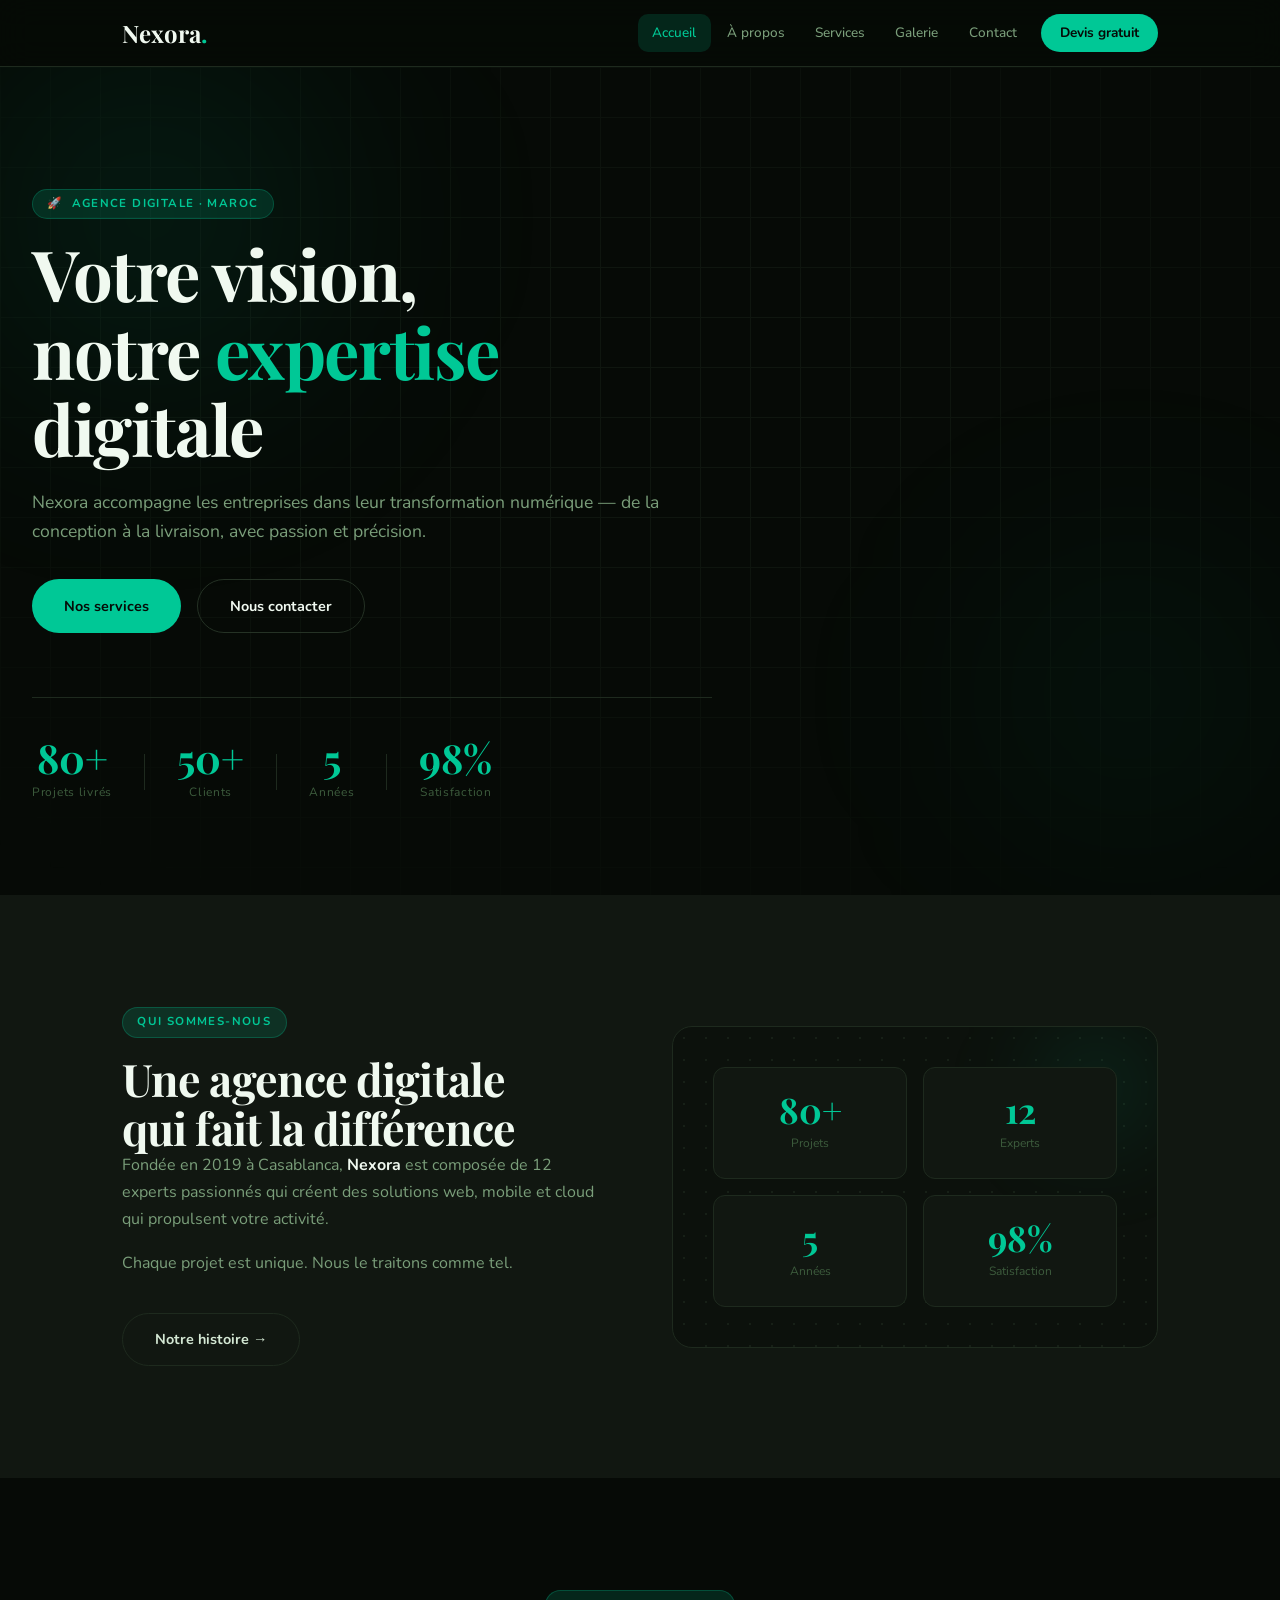
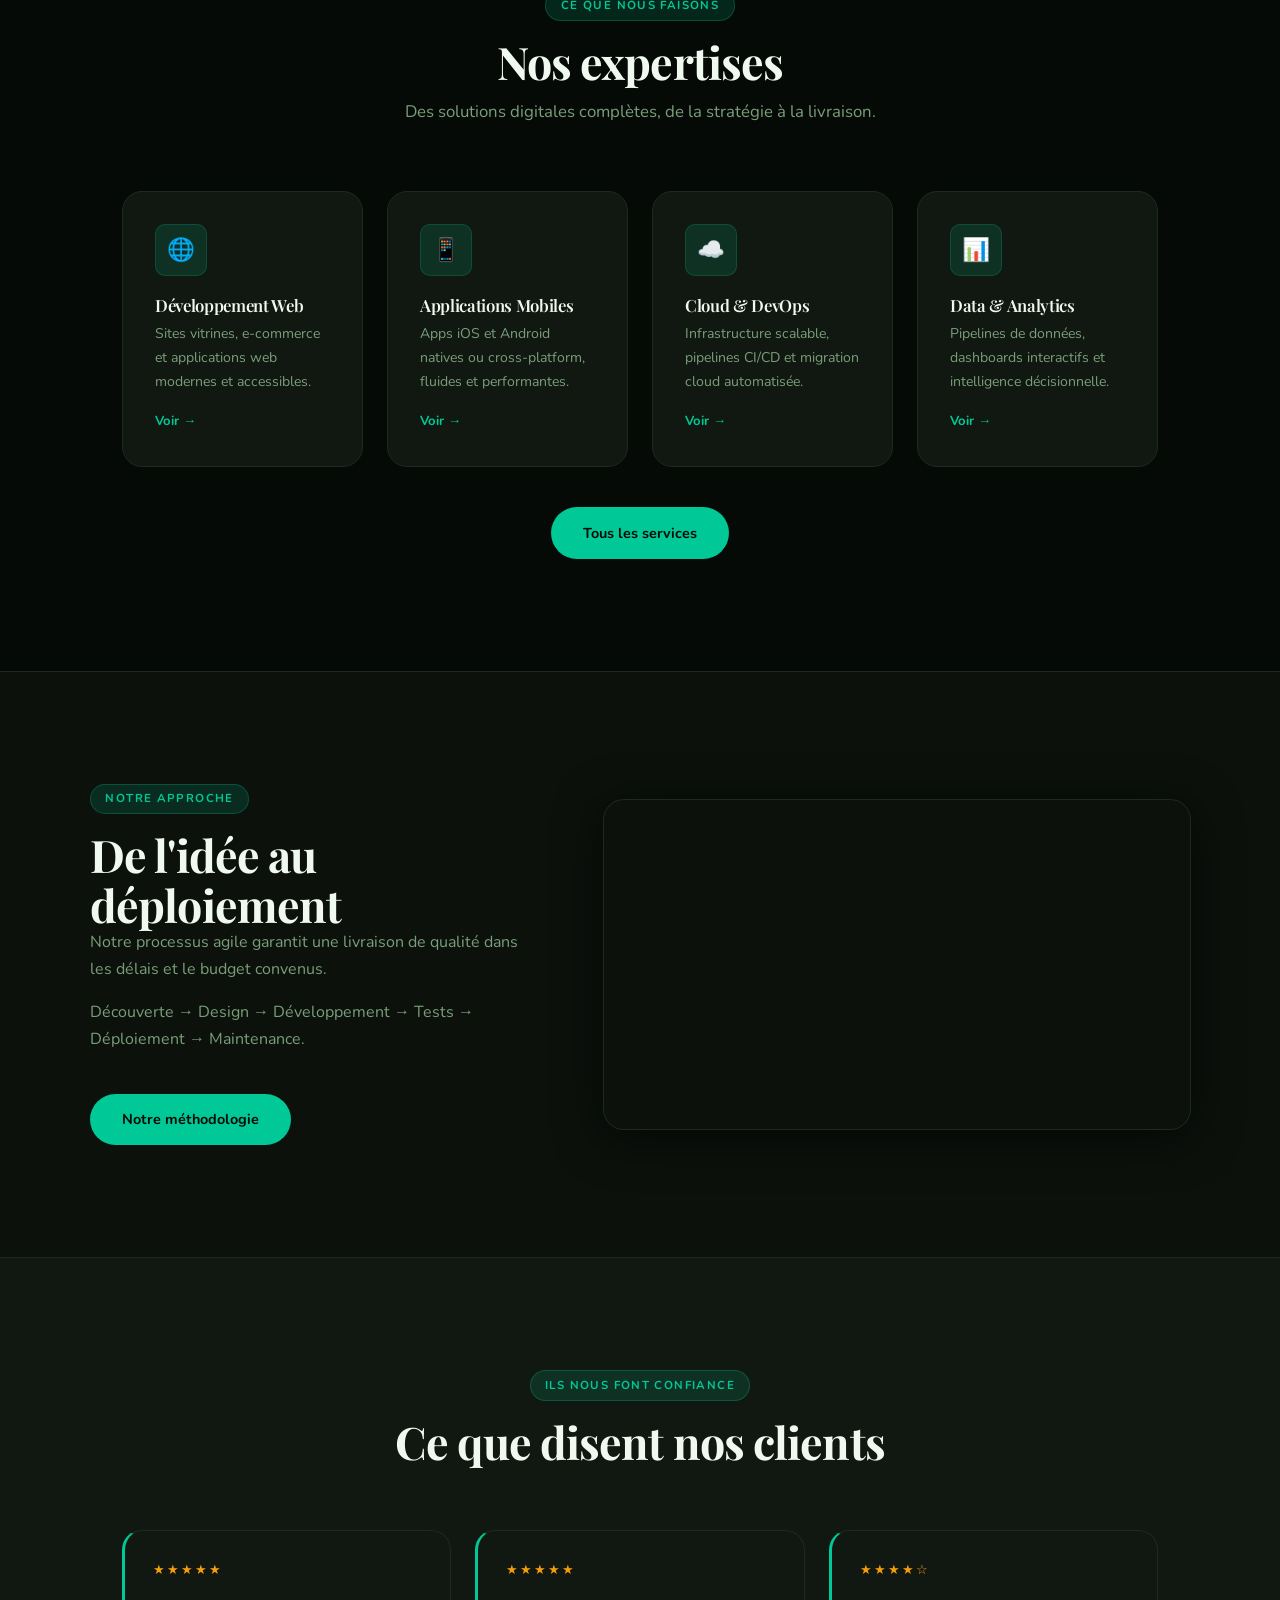
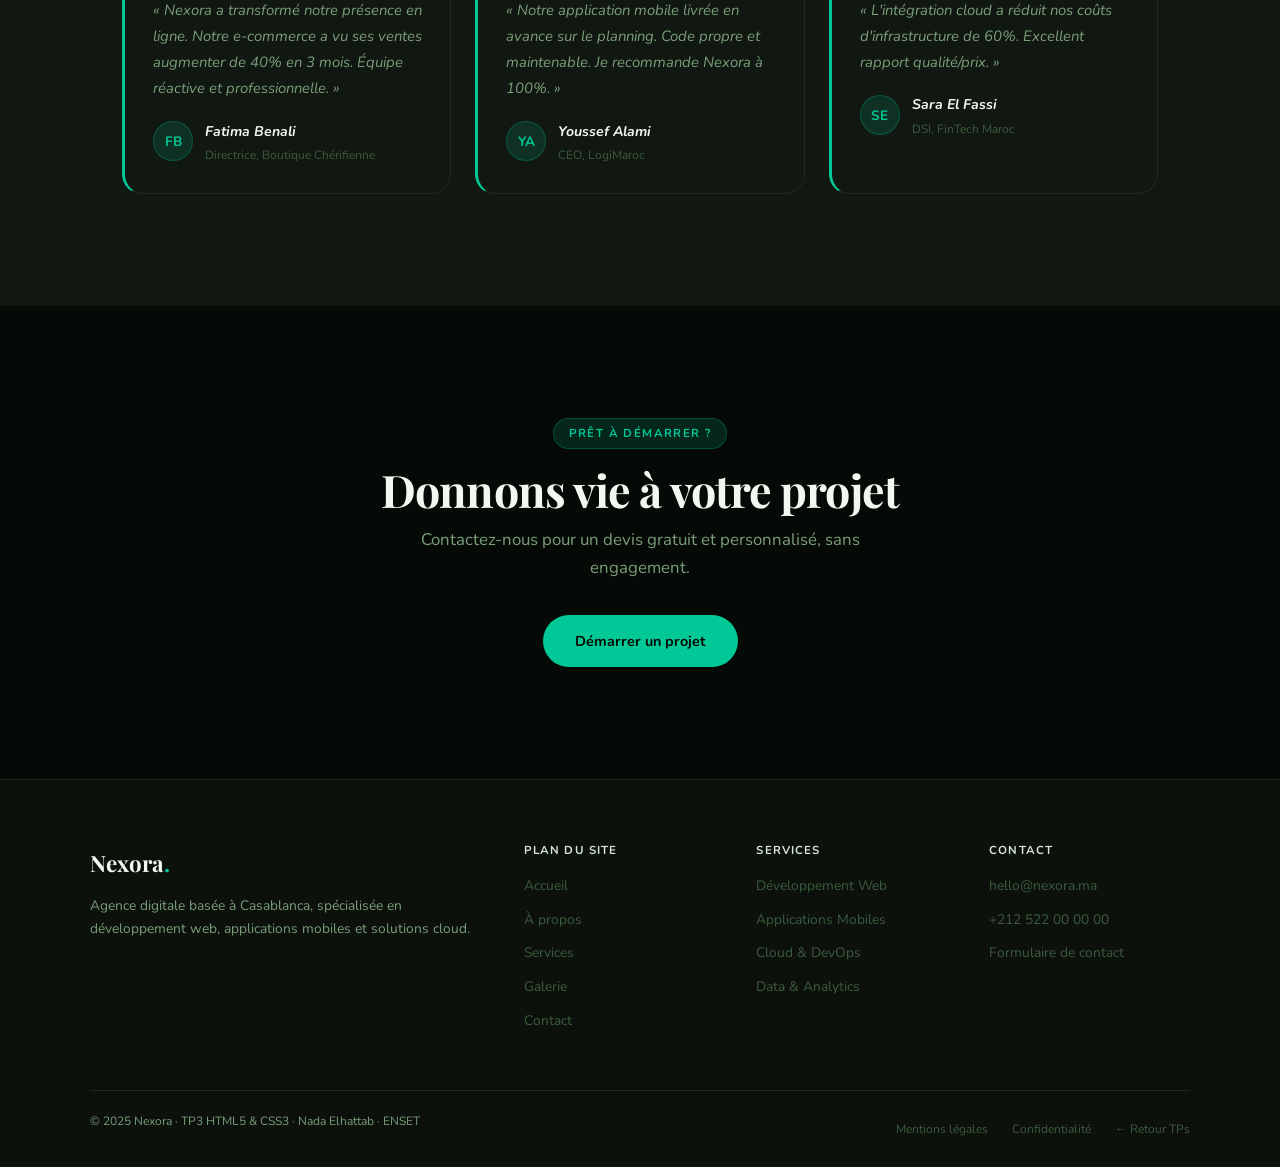
<file: index.html>
<!DOCTYPE html>
<html lang="fr">
<head>
  <meta charset="UTF-8">
  <meta name="viewport" content="width=device-width, initial-scale=1.0">
  <title>Nexora — Agence Digitale · Web · Mobile · Cloud</title>
  <meta name="description" content="Nexora est une agence digitale marocaine spécialisée en création web, applications mobiles et solutions cloud sur mesure.">
  <meta name="keywords" content="agence digitale, création web, développement, cloud, Maroc, Casablanca">
  <meta property="og:title"       content="Nexora — Agence Digitale">
  <meta property="og:description" content="Web · Mobile · Cloud — Solutions digitales sur mesure.">
  <meta property="og:type"        content="website">
  <meta property="og:url"         content="https://c3-na-elhattab.enset.ma/tp3">
  <link rel="preconnect" href="https://fonts.googleapis.com">
  <link rel="preconnect" href="https://fonts.gstatic.com" crossorigin>
  <link href="https://fonts.googleapis.com/css2?family=Playfair+Display:wght@600;700&family=Nunito:wght@300;400;500;600;700&display=swap" rel="stylesheet">
  <link rel="stylesheet" href="style.css">
</head>
<body>

<a href="#main" class="skip">Aller au contenu</a>

<!-- ══════ NAVIGATION ══════ -->
<header>
  <nav class="nav" aria-label="Navigation principale">
    <div class="nav-interieur">
      <a href="index.html" class="logo" aria-label="Nexora — Accueil">Nexora<span>.</span></a>
      <div class="nav-liens">
        <a href="index.html" class="actif" aria-current="page">Accueil</a>
        <a href="about.html">À propos</a>
        <a href="services.html">Services</a>
        <a href="gallery.html">Galerie</a>
        <a href="contact.html">Contact</a>
        <a href="contact.html" class="btn-nav">Devis gratuit</a>
      </div>
      <button class="burger" aria-label="Ouvrir le menu" aria-expanded="false" aria-controls="nav-m">
        <span></span><span></span><span></span>
      </button>
    </div>
    <nav class="nav-mobile" id="nav-m" aria-label="Menu mobile">
      <a href="index.html">Accueil</a>
      <a href="about.html">À propos</a>
      <a href="services.html">Services</a>
      <a href="gallery.html">Galerie</a>
      <a href="contact.html">Contact</a>
    </nav>
  </nav>
</header>

<main id="main">

  <!-- ══════ HERO ══════ -->
  <section class="hero" aria-labelledby="h-hero">
    <div class="hero-orbe orbe-1" aria-hidden="true"></div>
    <div class="hero-orbe orbe-2" aria-hidden="true"></div>
    <div class="hero-contenu">
      <div class="puce anim">🚀 &nbsp;Agence Digitale · Maroc</div>
      <h1 id="h-hero" class="anim anim-1">
        Votre vision,<br>notre <em>expertise</em> digitale
      </h1>
      <p class="anim anim-2">
        Nexora accompagne les entreprises dans leur transformation numérique —
        de la conception à la livraison, avec passion et précision.
      </p>
      <div class="hero-actions anim anim-3">
        <a href="services.html" class="btn btn-vert">Nos services</a>
        <a href="contact.html"  class="btn btn-contour">Nous contacter</a>
      </div>
      <div class="hero-stats anim anim-4" aria-label="Chiffres clés">
        <div class="stat">
          <span class="stat-val">80+</span>
          <span class="stat-lab">Projets livrés</span>
        </div>
        <div class="stat-sep" aria-hidden="true"></div>
        <div class="stat">
          <span class="stat-val">50+</span>
          <span class="stat-lab">Clients</span>
        </div>
        <div class="stat-sep" aria-hidden="true"></div>
        <div class="stat">
          <span class="stat-val">5</span>
          <span class="stat-lab">Années</span>
        </div>
        <div class="stat-sep" aria-hidden="true"></div>
        <div class="stat">
          <span class="stat-val">98%</span>
          <span class="stat-lab">Satisfaction</span>
        </div>
      </div>
    </div>
  </section>

  <!-- ══════ PRÉSENTATION ══════ -->
  <section class="section fond-surface" aria-labelledby="h-pres">
    <div class="conteneur">
      <div class="g2" style="align-items:center;gap:4rem">
        <div class="reveal">
          <div class="puce">Qui sommes-nous</div>
          <h2 id="h-pres">Une agence digitale<br>qui fait la différence</h2>
          <p>Fondée en 2019 à Casablanca, <strong style="color:var(--blanc)">Nexora</strong> est composée de 12 experts passionnés qui créent des solutions web, mobile et cloud qui propulsent votre activité.</p>
          <p>Chaque projet est unique. Nous le traitons comme tel.</p>
          <a href="about.html" class="btn btn-surface" style="margin-top:1.25rem">Notre histoire →</a>
        </div>
        <div class="reveal" style="transition-delay:.15s">
          <!-- Bloc visuel décoratif en CSS pur -->
          <div style="
            border:1px solid var(--border);
            border-radius:var(--rayon-lg);
            padding:2.5rem;
            background:var(--noir2);
            position:relative;
            overflow:hidden;
          ">
            <!-- Fond grille de points -->
            <div style="
              position:absolute;inset:0;
              background-image:radial-gradient(circle,var(--border) 1px,transparent 1px);
              background-size:22px 22px;
              opacity:.6;
            " aria-hidden="true"></div>
            <!-- Orbe vert -->
            <div style="
              position:absolute;top:-40px;right:-40px;
              width:200px;height:200px;border-radius:50%;
              background:radial-gradient(circle,rgba(0,200,150,.12),transparent 70%);
              filter:blur(40px);
            " aria-hidden="true"></div>
            <div style="position:relative;z-index:1">
              <div style="display:grid;grid-template-columns:1fr 1fr;gap:1rem">
                <div style="background:var(--surface);border:1px solid var(--border);border-radius:12px;padding:1.5rem;text-align:center">
                  <div style="font-family:var(--police-titre);font-size:2.2rem;color:var(--vert);font-weight:700;line-height:1">80+</div>
                  <div style="font-size:.75rem;color:var(--texte3);margin-top:.4rem">Projets</div>
                </div>
                <div style="background:var(--surface);border:1px solid var(--border);border-radius:12px;padding:1.5rem;text-align:center">
                  <div style="font-family:var(--police-titre);font-size:2.2rem;color:var(--vert);font-weight:700;line-height:1">12</div>
                  <div style="font-size:.75rem;color:var(--texte3);margin-top:.4rem">Experts</div>
                </div>
                <div style="background:var(--surface);border:1px solid var(--border);border-radius:12px;padding:1.5rem;text-align:center">
                  <div style="font-family:var(--police-titre);font-size:2.2rem;color:var(--vert);font-weight:700;line-height:1">5</div>
                  <div style="font-size:.75rem;color:var(--texte3);margin-top:.4rem">Années</div>
                </div>
                <div style="background:var(--surface);border:1px solid var(--border);border-radius:12px;padding:1.5rem;text-align:center">
                  <div style="font-family:var(--police-titre);font-size:2.2rem;color:var(--vert);font-weight:700;line-height:1">98%</div>
                  <div style="font-size:.75rem;color:var(--texte3);margin-top:.4rem">Satisfaction</div>
                </div>
              </div>
            </div>
          </div>
        </div>
      </div>
    </div>
  </section>

  <!-- ══════ SERVICES ══════ -->
  <section class="section" aria-labelledby="h-svc">
    <div class="conteneur">
      <div class="entete">
        <div class="puce">Ce que nous faisons</div>
        <h2 id="h-svc">Nos expertises</h2>
        <p>Des solutions digitales complètes, de la stratégie à la livraison.</p>
      </div>
      <div class="g4">
        <article class="carte-svc reveal">
          <div class="svc-icone" aria-hidden="true">🌐</div>
          <h3>Développement Web</h3>
          <p>Sites vitrines, e-commerce et applications web modernes et accessibles.</p>
          <a href="services.html" class="svc-lien">Voir →</a>
        </article>
        <article class="carte-svc reveal" style="transition-delay:.1s">
          <div class="svc-icone" aria-hidden="true">📱</div>
          <h3>Applications Mobiles</h3>
          <p>Apps iOS et Android natives ou cross-platform, fluides et performantes.</p>
          <a href="services.html" class="svc-lien">Voir →</a>
        </article>
        <article class="carte-svc reveal" style="transition-delay:.2s">
          <div class="svc-icone" aria-hidden="true">☁️</div>
          <h3>Cloud & DevOps</h3>
          <p>Infrastructure scalable, pipelines CI/CD et migration cloud automatisée.</p>
          <a href="services.html" class="svc-lien">Voir →</a>
        </article>
        <article class="carte-svc reveal" style="transition-delay:.3s">
          <div class="svc-icone" aria-hidden="true">📊</div>
          <h3>Data & Analytics</h3>
          <p>Pipelines de données, dashboards interactifs et intelligence décisionnelle.</p>
          <a href="services.html" class="svc-lien">Voir →</a>
        </article>
      </div>
      <div style="text-align:center;margin-top:2.5rem">
        <a href="services.html" class="btn btn-vert">Tous les services</a>
      </div>
    </div>
  </section>

  <!-- ══════ VIDÉO ══════ -->
  <section class="section-video" aria-labelledby="h-video">
    <div class="video-grille">
      <div class="reveal">
        <div class="puce">Notre approche</div>
        <h2 id="h-video">De l'idée au<br>déploiement</h2>
        <p>Notre processus agile garantit une livraison de qualité dans les délais et le budget convenus.</p>
        <p>Découverte → Design → Développement → Tests → Déploiement → Maintenance.</p>
        <a href="about.html" class="btn btn-vert" style="margin-top:1.5rem">Notre méthodologie</a>
      </div>
      <div class="reveal" style="transition-delay:.15s">
        <div class="video-enveloppe">
          <!--
            <video> HTML5 avec :
            autoplay  = démarre automatiquement
            muted     = sans son (requis pour autoplay)
            loop      = boucle infinie
            playsinline = inline sur iOS
          -->
          <video
            autoplay muted loop playsinline
            aria-label="Vidéo de présentation de Nexora"
            title="Nexora — Notre processus"
          >
            <source src="https://www.w3schools.com/html/mov_bbb.mp4" type="video/mp4">
            <track kind="captions" srclang="fr" label="Français">
            <p>Votre navigateur ne supporte pas la vidéo HTML5.
              <a href="about.html">En savoir plus</a>.</p>
          </video>
        </div>
      </div>
    </div>
  </section>

  <!-- ══════ TÉMOIGNAGES ══════ -->
  <section class="section fond-surface" aria-labelledby="h-temo">
    <div class="conteneur">
      <div class="entete">
        <div class="puce">Ils nous font confiance</div>
        <h2 id="h-temo">Ce que disent nos clients</h2>
      </div>
      <div class="g3">
        <article class="temo reveal">
          <div class="etoiles" aria-label="5 étoiles">★★★★★</div>
          <blockquote>
            <p class="temo-texte">« Nexora a transformé notre présence en ligne. Notre e-commerce a vu ses ventes augmenter de 40% en 3 mois. Équipe réactive et professionnelle. »</p>
          </blockquote>
          <div class="temo-auteur">
            <div class="temo-ini" aria-hidden="true">FB</div>
            <div>
              <cite class="temo-nom">Fatima Benali</cite>
              <p class="temo-poste">Directrice, Boutique Chérifienne</p>
            </div>
          </div>
        </article>
        <article class="temo reveal" style="transition-delay:.1s">
          <div class="etoiles" aria-label="5 étoiles">★★★★★</div>
          <blockquote>
            <p class="temo-texte">« Notre application mobile livrée en avance sur le planning. Code propre et maintenable. Je recommande Nexora à 100%. »</p>
          </blockquote>
          <div class="temo-auteur">
            <div class="temo-ini" aria-hidden="true">YA</div>
            <div>
              <cite class="temo-nom">Youssef Alami</cite>
              <p class="temo-poste">CEO, LogiMaroc</p>
            </div>
          </div>
        </article>
        <article class="temo reveal" style="transition-delay:.2s">
          <div class="etoiles" aria-label="4 étoiles">★★★★☆</div>
          <blockquote>
            <p class="temo-texte">« L'intégration cloud a réduit nos coûts d'infrastructure de 60%. Excellent rapport qualité/prix. »</p>
          </blockquote>
          <div class="temo-auteur">
            <div class="temo-ini" aria-hidden="true">SE</div>
            <div>
              <cite class="temo-nom">Sara El Fassi</cite>
              <p class="temo-poste">DSI, FinTech Maroc</p>
            </div>
          </div>
        </article>
      </div>
    </div>
  </section>

  <!-- ══════ CTA ══════ -->
  <section class="section" style="text-align:center" aria-labelledby="h-cta">
    <div class="conteneur">
      <div class="puce" style="margin:0 auto 1rem">Prêt à démarrer ?</div>
      <h2 id="h-cta">Donnons vie à votre projet</h2>
      <p style="max-width:460px;margin:.75rem auto 2rem;font-size:1.05rem">
        Contactez-nous pour un devis gratuit et personnalisé, sans engagement.
      </p>
      <a href="contact.html" class="btn btn-vert">Démarrer un projet</a>
    </div>
  </section>

</main>

<!-- ══════ FOOTER ══════ -->
<footer class="footer" role="contentinfo">
  <div class="footer-grille">
    <div class="footer-marque">
      <a href="index.html" class="logo">Nexora<span>.</span></a>
      <p>Agence digitale basée à Casablanca, spécialisée en développement web, applications mobiles et solutions cloud.</p>
    </div>
    <nav class="footer-col" aria-label="Plan du site">
      <h4>Plan du site</h4>
      <ul>
        <li><a href="index.html">Accueil</a></li>
        <li><a href="about.html">À propos</a></li>
        <li><a href="services.html">Services</a></li>
        <li><a href="gallery.html">Galerie</a></li>
        <li><a href="contact.html">Contact</a></li>
      </ul>
    </nav>
    <div class="footer-col">
      <h4>Services</h4>
      <ul>
        <li><a href="services.html">Développement Web</a></li>
        <li><a href="services.html">Applications Mobiles</a></li>
        <li><a href="services.html">Cloud & DevOps</a></li>
        <li><a href="services.html">Data & Analytics</a></li>
      </ul>
    </div>
    <div class="footer-col">
      <h4>Contact</h4>
      <ul>
        <li><a href="mailto:hello@nexora.ma">hello@nexora.ma</a></li>
        <li><a href="tel:+212522000000">+212 522 00 00 00</a></li>
        <li><a href="contact.html">Formulaire de contact</a></li>
      </ul>
    </div>
  </div>
  <div class="footer-bas">
    <p>© 2025 Nexora · TP3 HTML5 &amp; CSS3 · Nada Elhattab · ENSET</p>
    <div style="display:flex;gap:1.5rem">
      <a href="#">Mentions légales</a>
      <a href="#">Confidentialité</a>
      <a href="../index.html">← Retour TPs</a>
    </div>
  </div>
</footer>

<script src="main.js"></script>
</body>
</html>
</file>
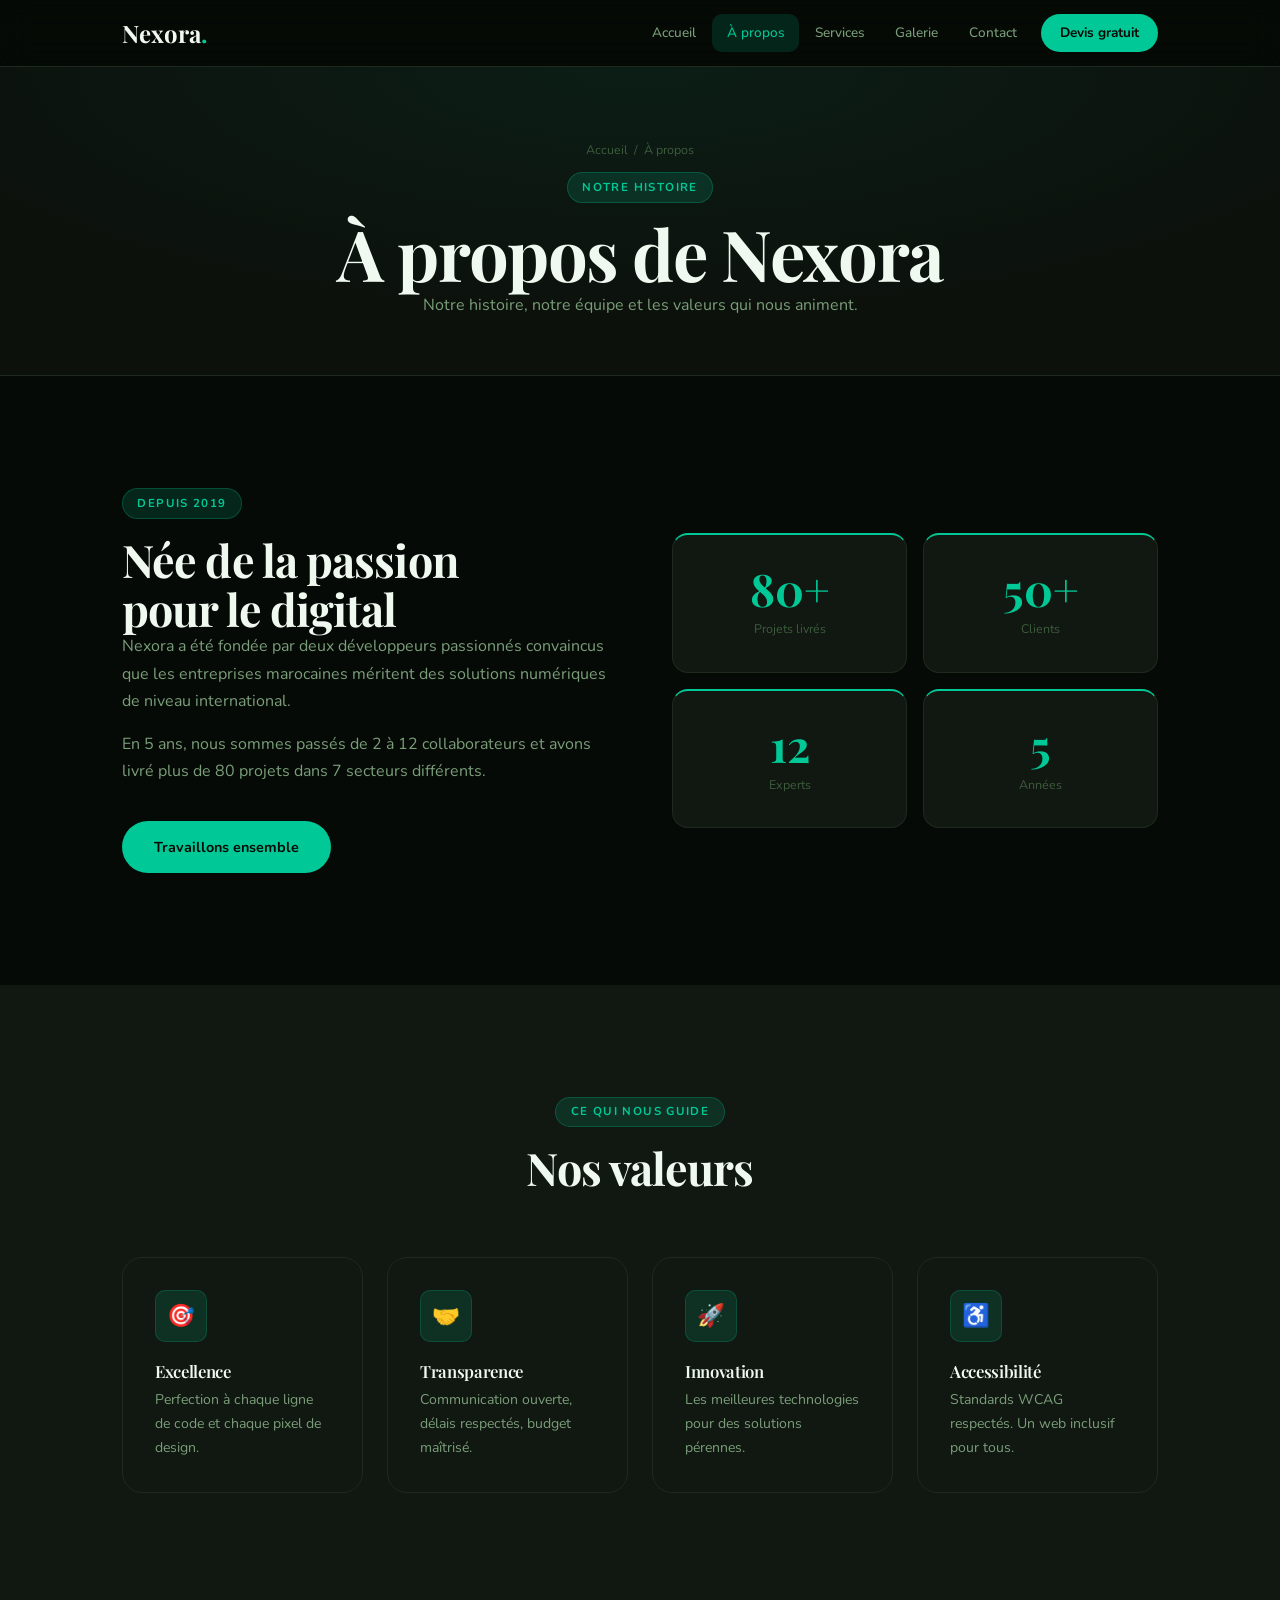
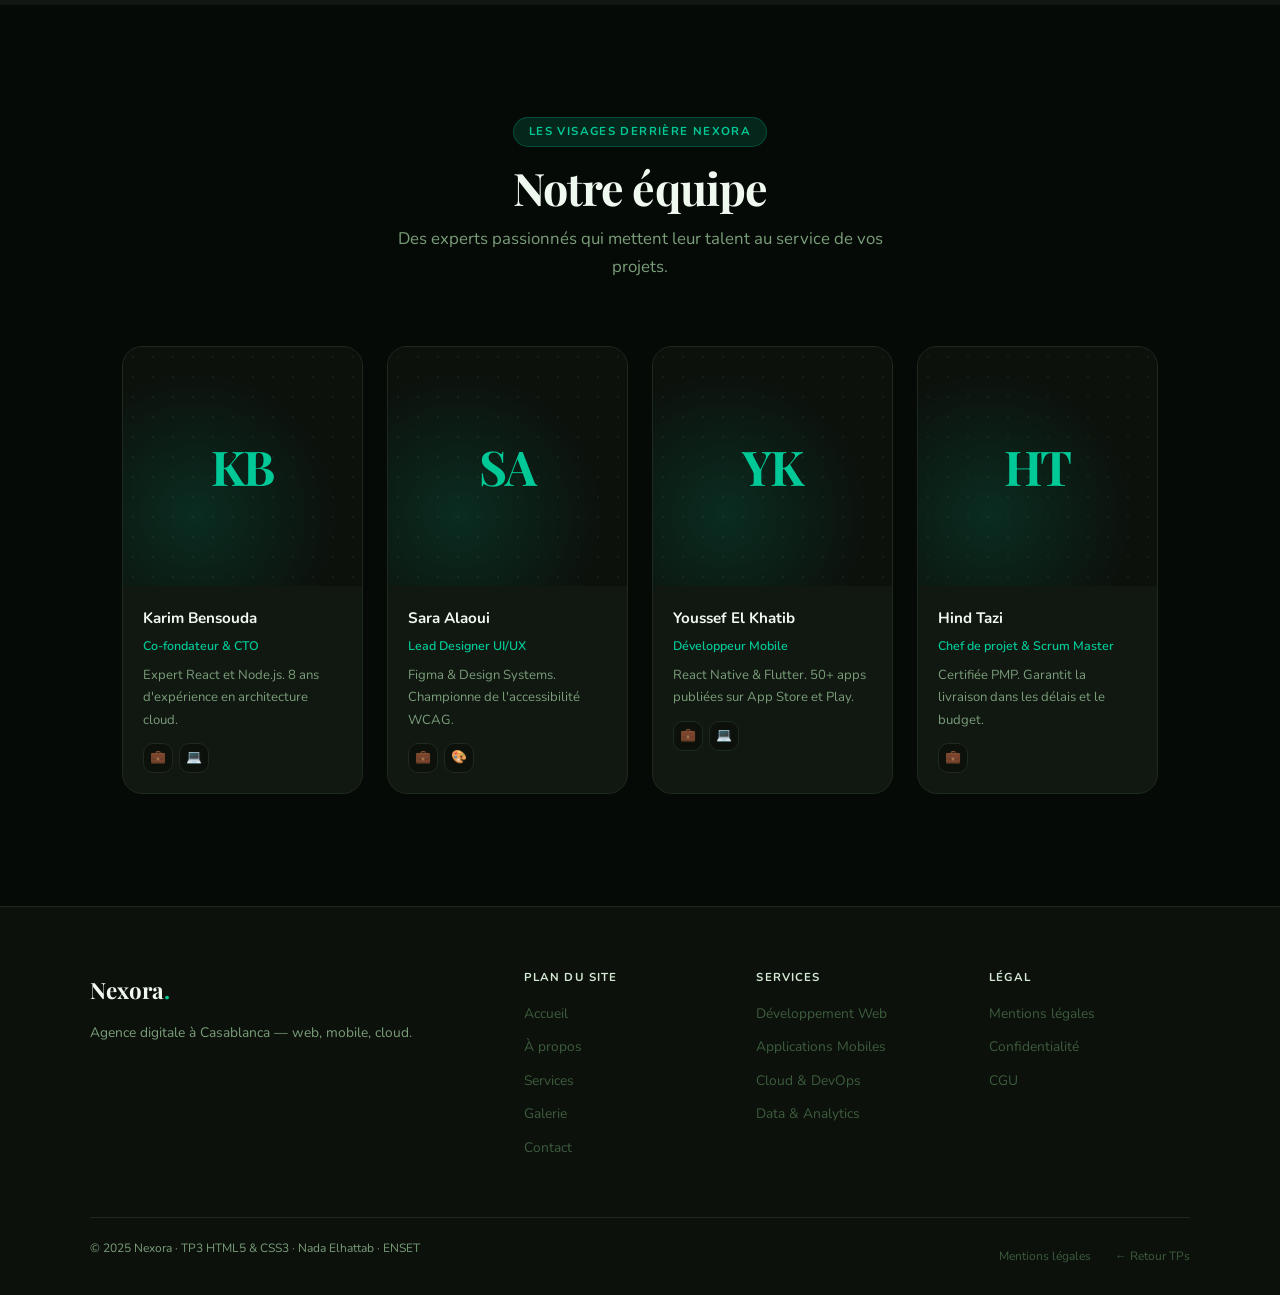
<file: about.html>
<!DOCTYPE html>
<html lang="fr">
<head>
  <meta charset="UTF-8">
  <meta name="viewport" content="width=device-width, initial-scale=1.0">
  <title>À propos — Nexora Agence Digitale</title>
  <meta name="description" content="Découvrez l'histoire de Nexora, notre équipe et nos valeurs.">
  <meta property="og:title"       content="À propos — Nexora">
  <meta property="og:description" content="Notre histoire, équipe et valeurs.">
  <meta property="og:type"        content="website">
  <meta property="og:url"         content="https://c3-na-elhattab.enset.ma/tp3/about.html">
  <link rel="preconnect" href="https://fonts.googleapis.com">
  <link rel="preconnect" href="https://fonts.gstatic.com" crossorigin>
  <link href="https://fonts.googleapis.com/css2?family=Playfair+Display:wght@600;700&family=Nunito:wght@300;400;500;600;700&display=swap" rel="stylesheet">
  <link rel="stylesheet" href="style.css">
</head>
<body>
<a href="#main" class="skip">Aller au contenu</a>

<header>
  <nav class="nav" aria-label="Navigation principale">
    <div class="nav-interieur">
      <a href="index.html" class="logo">Nexora<span>.</span></a>
      <div class="nav-liens">
        <a href="index.html">Accueil</a>
        <a href="about.html" class="actif" aria-current="page">À propos</a>
        <a href="services.html">Services</a>
        <a href="gallery.html">Galerie</a>
        <a href="contact.html">Contact</a>
        <a href="contact.html" class="btn-nav">Devis gratuit</a>
      </div>
      <button class="burger" aria-label="Ouvrir le menu" aria-expanded="false" aria-controls="nav-m">
        <span></span><span></span><span></span>
      </button>
    </div>
    <nav class="nav-mobile" id="nav-m" aria-label="Menu mobile">
      <a href="index.html">Accueil</a>
      <a href="about.html">À propos</a>
      <a href="services.html">Services</a>
      <a href="gallery.html">Galerie</a>
      <a href="contact.html">Contact</a>
    </nav>
  </nav>
</header>

<main id="main">

  <section class="hero-page" aria-labelledby="h-page">
    <nav class="fil" aria-label="Fil d'Ariane">
      <a href="index.html">Accueil</a> <span aria-hidden="true">/</span>
      <span aria-current="page">À propos</span>
    </nav>
    <div class="puce" style="margin:0 auto .75rem">Notre histoire</div>
    <h1 id="h-page">À propos de Nexora</h1>
    <p>Notre histoire, notre équipe et les valeurs qui nous animent.</p>
  </section>

  <!-- Histoire -->
  <section class="section" aria-labelledby="h-hist">
    <div class="conteneur">
      <div class="g2" style="align-items:center;gap:4rem">
        <div class="reveal">
          <div class="puce">Depuis 2019</div>
          <h2 id="h-hist">Née de la passion<br>pour le digital</h2>
          <p>Nexora a été fondée par deux développeurs passionnés convaincus que les entreprises marocaines méritent des solutions numériques de niveau international.</p>
          <p>En 5 ans, nous sommes passés de 2 à 12 collaborateurs et avons livré plus de 80 projets dans 7 secteurs différents.</p>
          <a href="contact.html" class="btn btn-vert" style="margin-top:1.25rem">Travaillons ensemble</a>
        </div>
        <div class="reveal" style="transition-delay:.15s">
          <div style="display:grid;grid-template-columns:1fr 1fr;gap:1rem">
            <div style="background:var(--surface);border:1px solid var(--border);border-radius:16px;padding:2rem;text-align:center;border-top:2px solid var(--vert)">
              <div style="font-family:var(--police-titre);font-size:2.8rem;color:var(--vert);font-weight:700;line-height:1">80+</div>
              <div style="font-size:.78rem;color:var(--texte3);margin-top:.4rem">Projets livrés</div>
            </div>
            <div style="background:var(--surface);border:1px solid var(--border);border-radius:16px;padding:2rem;text-align:center;border-top:2px solid var(--vert)">
              <div style="font-family:var(--police-titre);font-size:2.8rem;color:var(--vert);font-weight:700;line-height:1">50+</div>
              <div style="font-size:.78rem;color:var(--texte3);margin-top:.4rem">Clients</div>
            </div>
            <div style="background:var(--surface);border:1px solid var(--border);border-radius:16px;padding:2rem;text-align:center;border-top:2px solid var(--vert)">
              <div style="font-family:var(--police-titre);font-size:2.8rem;color:var(--vert);font-weight:700;line-height:1">12</div>
              <div style="font-size:.78rem;color:var(--texte3);margin-top:.4rem">Experts</div>
            </div>
            <div style="background:var(--surface);border:1px solid var(--border);border-radius:16px;padding:2rem;text-align:center;border-top:2px solid var(--vert)">
              <div style="font-family:var(--police-titre);font-size:2.8rem;color:var(--vert);font-weight:700;line-height:1">5</div>
              <div style="font-size:.78rem;color:var(--texte3);margin-top:.4rem">Années</div>
            </div>
          </div>
        </div>
      </div>
    </div>
  </section>

  <!-- Valeurs -->
  <section class="section fond-surface" aria-labelledby="h-val">
    <div class="conteneur">
      <div class="entete">
        <div class="puce">Ce qui nous guide</div>
        <h2 id="h-val">Nos valeurs</h2>
      </div>
      <div class="g4">
        <article class="carte-svc reveal">
          <div class="svc-icone" aria-hidden="true">🎯</div>
          <h3>Excellence</h3>
          <p>Perfection à chaque ligne de code et chaque pixel de design.</p>
        </article>
        <article class="carte-svc reveal" style="transition-delay:.1s">
          <div class="svc-icone" aria-hidden="true">🤝</div>
          <h3>Transparence</h3>
          <p>Communication ouverte, délais respectés, budget maîtrisé.</p>
        </article>
        <article class="carte-svc reveal" style="transition-delay:.2s">
          <div class="svc-icone" aria-hidden="true">🚀</div>
          <h3>Innovation</h3>
          <p>Les meilleures technologies pour des solutions pérennes.</p>
        </article>
        <article class="carte-svc reveal" style="transition-delay:.3s">
          <div class="svc-icone" aria-hidden="true">♿</div>
          <h3>Accessibilité</h3>
          <p>Standards WCAG respectés. Un web inclusif pour tous.</p>
        </article>
      </div>
    </div>
  </section>

  <!-- ══════ ÉQUIPE — figure + figcaption ══════ -->
  <section class="section" aria-labelledby="h-equipe">
    <div class="conteneur">
      <div class="entete">
        <div class="puce">Les visages derrière Nexora</div>
        <h2 id="h-equipe">Notre équipe</h2>
        <p>Des experts passionnés qui mettent leur talent au service de vos projets.</p>
      </div>
      <div class="g4">

        <article class="carte-membre reveal" aria-labelledby="m1">
          <!--
            <figure> = regroupe l'image ET sa légende.
            <figcaption> = légende de la figure.
            Balises sémantiques HTML5 obligatoires.
          -->
          <figure>
            <div class="photo-m" role="img" aria-label="Karim Bensouda — Co-fondateur">
              <div class="grille-pt" aria-hidden="true"></div>
              <span>KB</span>
            </div>
            <figcaption>
              <p class="m-nom" id="m1">Karim Bensouda</p>
              <p class="m-poste">Co-fondateur &amp; CTO</p>
              <p class="m-bio">Expert React et Node.js. 8 ans d'expérience en architecture cloud.</p>
              <div class="m-liens">
                <a href="#" class="m-lien" aria-label="LinkedIn de Karim" target="_blank" rel="noopener">💼</a>
                <a href="#" class="m-lien" aria-label="GitHub de Karim"   target="_blank" rel="noopener">💻</a>
              </div>
            </figcaption>
          </figure>
        </article>

        <article class="carte-membre reveal" style="transition-delay:.1s" aria-labelledby="m2">
          <figure>
            <div class="photo-m" role="img" aria-label="Sara Alaoui — Lead Designer">
              <div class="grille-pt" aria-hidden="true"></div>
              <span>SA</span>
            </div>
            <figcaption>
              <p class="m-nom" id="m2">Sara Alaoui</p>
              <p class="m-poste">Lead Designer UI/UX</p>
              <p class="m-bio">Figma &amp; Design Systems. Championne de l'accessibilité WCAG.</p>
              <div class="m-liens">
                <a href="#" class="m-lien" aria-label="LinkedIn de Sara"  target="_blank" rel="noopener">💼</a>
                <a href="#" class="m-lien" aria-label="Behance de Sara"   target="_blank" rel="noopener">🎨</a>
              </div>
            </figcaption>
          </figure>
        </article>

        <article class="carte-membre reveal" style="transition-delay:.2s" aria-labelledby="m3">
          <figure>
            <div class="photo-m" role="img" aria-label="Youssef El Khatib — Dev Mobile">
              <div class="grille-pt" aria-hidden="true"></div>
              <span>YK</span>
            </div>
            <figcaption>
              <p class="m-nom" id="m3">Youssef El Khatib</p>
              <p class="m-poste">Développeur Mobile</p>
              <p class="m-bio">React Native &amp; Flutter. 50+ apps publiées sur App Store et Play.</p>
              <div class="m-liens">
                <a href="#" class="m-lien" aria-label="LinkedIn de Youssef" target="_blank" rel="noopener">💼</a>
                <a href="#" class="m-lien" aria-label="GitHub de Youssef"   target="_blank" rel="noopener">💻</a>
              </div>
            </figcaption>
          </figure>
        </article>

        <article class="carte-membre reveal" style="transition-delay:.3s" aria-labelledby="m4">
          <figure>
            <div class="photo-m" role="img" aria-label="Hind Tazi — Chef de projet">
              <div class="grille-pt" aria-hidden="true"></div>
              <span>HT</span>
            </div>
            <figcaption>
              <p class="m-nom" id="m4">Hind Tazi</p>
              <p class="m-poste">Chef de projet &amp; Scrum Master</p>
              <p class="m-bio">Certifiée PMP. Garantit la livraison dans les délais et le budget.</p>
              <div class="m-liens">
                <a href="#" class="m-lien" aria-label="LinkedIn de Hind" target="_blank" rel="noopener">💼</a>
              </div>
            </figcaption>
          </figure>
        </article>

      </div>
    </div>
  </section>

</main>

<footer class="footer" role="contentinfo">
  <div class="footer-grille">
    <div class="footer-marque">
      <a href="index.html" class="logo">Nexora<span>.</span></a>
      <p>Agence digitale à Casablanca — web, mobile, cloud.</p>
    </div>
    <nav class="footer-col" aria-label="Plan du site">
      <h4>Plan du site</h4>
      <ul>
        <li><a href="index.html">Accueil</a></li>
        <li><a href="about.html">À propos</a></li>
        <li><a href="services.html">Services</a></li>
        <li><a href="gallery.html">Galerie</a></li>
        <li><a href="contact.html">Contact</a></li>
      </ul>
    </nav>
    <div class="footer-col">
      <h4>Services</h4>
      <ul>
        <li><a href="services.html">Développement Web</a></li>
        <li><a href="services.html">Applications Mobiles</a></li>
        <li><a href="services.html">Cloud &amp; DevOps</a></li>
        <li><a href="services.html">Data &amp; Analytics</a></li>
      </ul>
    </div>
    <div class="footer-col">
      <h4>Légal</h4>
      <ul>
        <li><a href="#">Mentions légales</a></li>
        <li><a href="#">Confidentialité</a></li>
        <li><a href="#">CGU</a></li>
      </ul>
    </div>
  </div>
  <div class="footer-bas">
    <p>© 2025 Nexora · TP3 HTML5 &amp; CSS3 · Nada Elhattab · ENSET</p>
    <div style="display:flex;gap:1.5rem">
      <a href="#">Mentions légales</a>
      <a href="../index.html">← Retour TPs</a>
    </div>
  </div>
</footer>
<script src="main.js"></script>
</body>
</html>
</file>
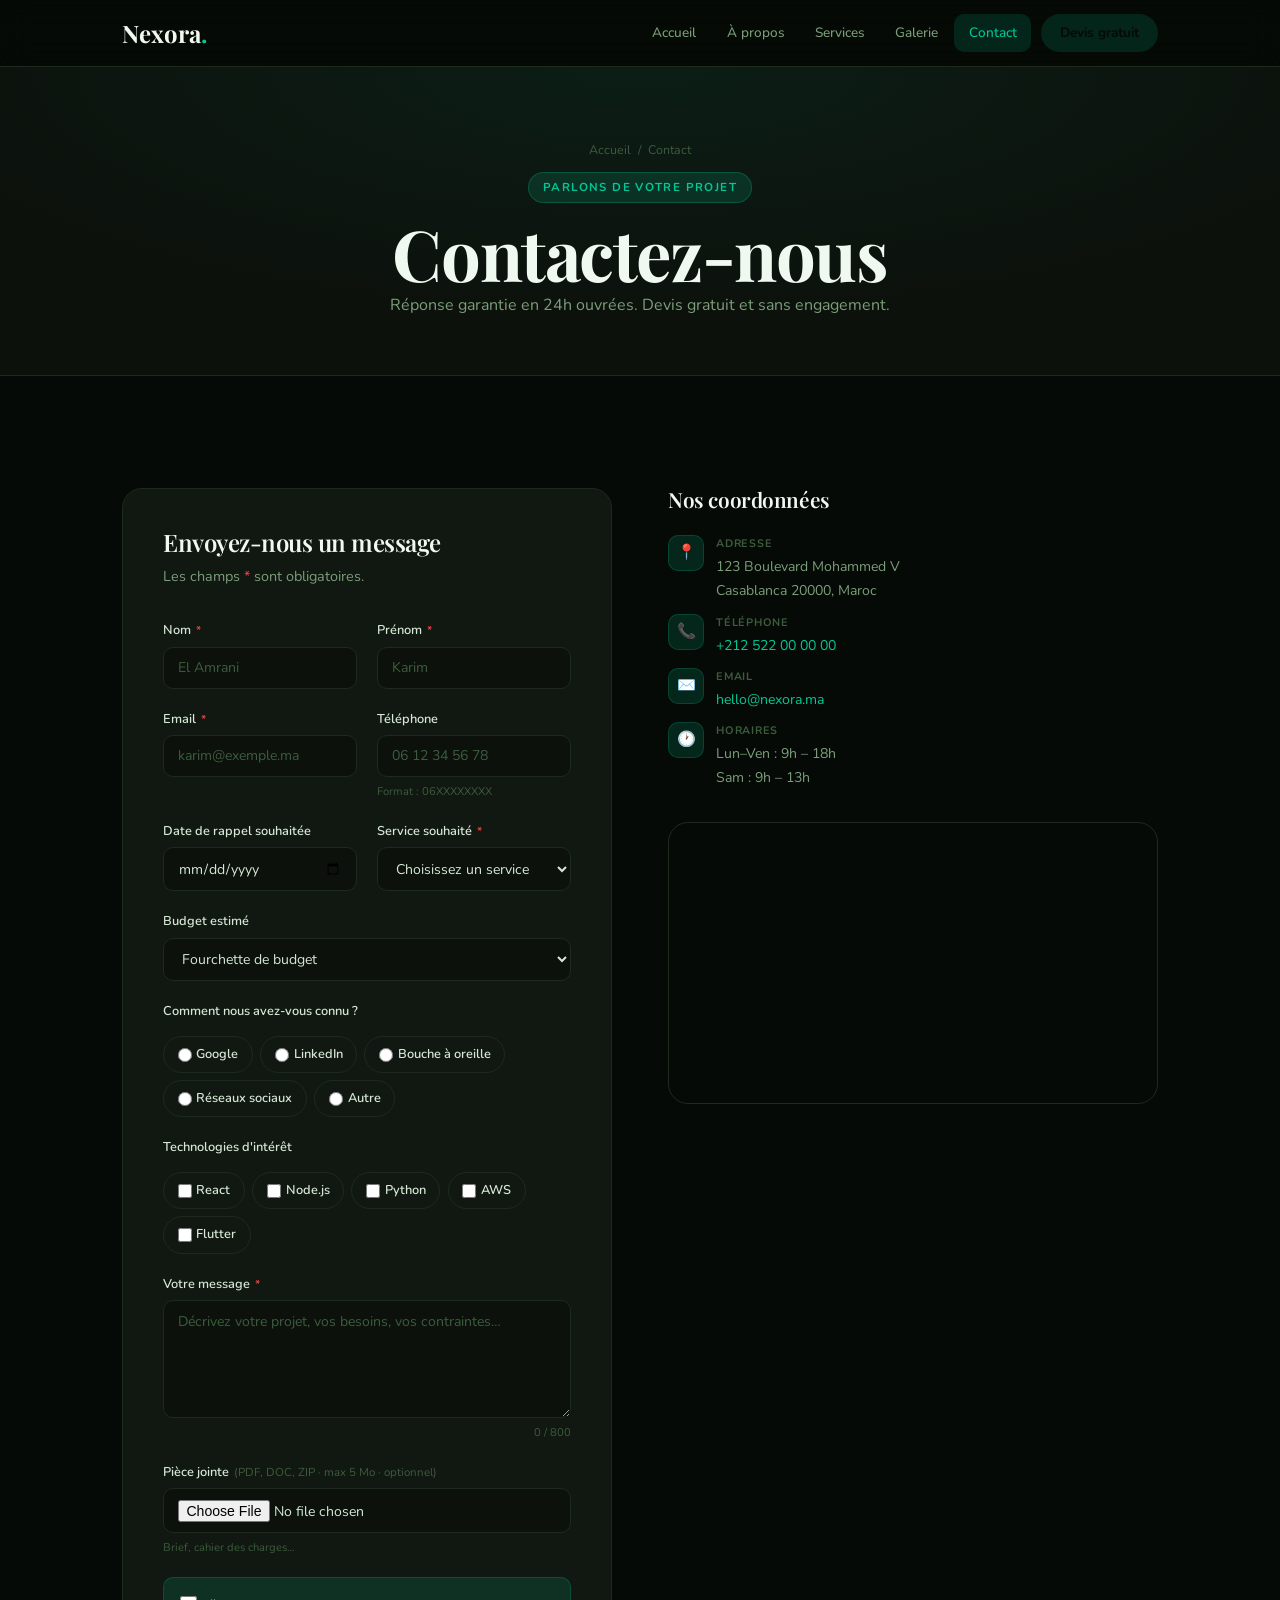
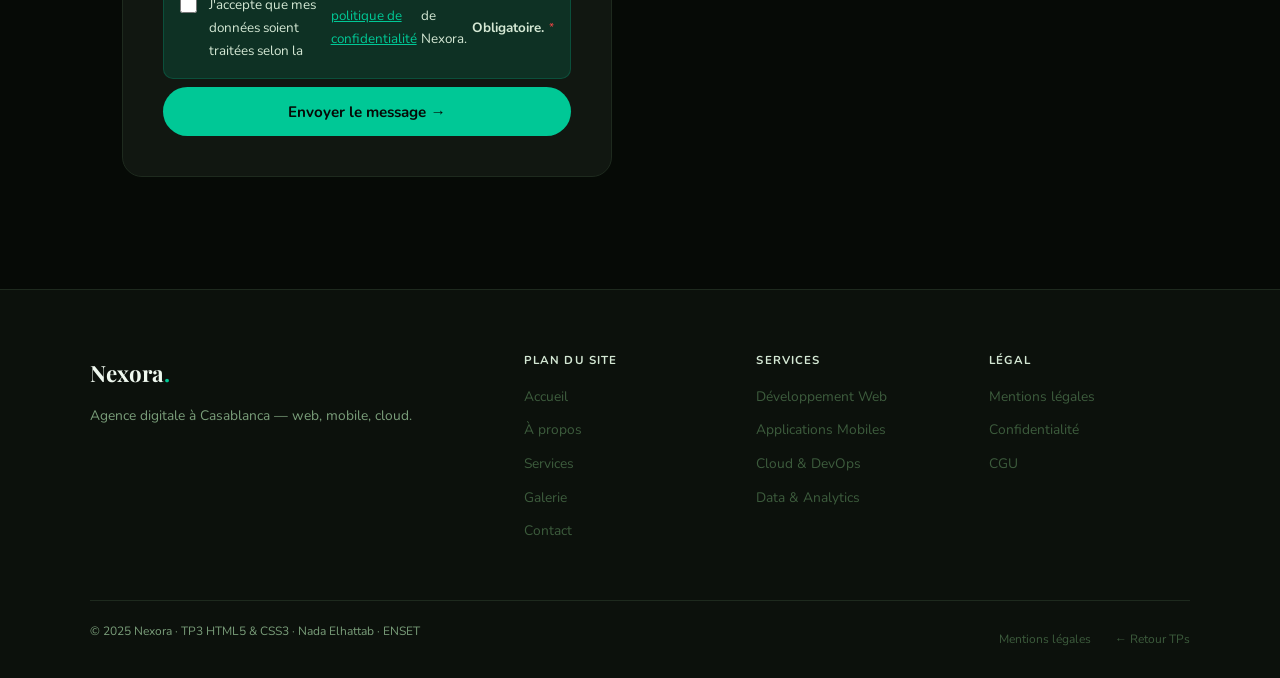
<file: contact.html>
<!DOCTYPE html>
<html lang="fr">
<head>
  <meta charset="UTF-8">
  <meta name="viewport" content="width=device-width, initial-scale=1.0">
  <title>Contact — Nexora Agence Digitale</title>
  <meta name="description" content="Contactez Nexora pour votre projet digital. Devis gratuit en 24h.">
  <meta property="og:title"       content="Contact — Nexora">
  <meta property="og:description" content="Devis gratuit en 24h.">
  <meta property="og:type"        content="website">
  <meta property="og:url"         content="https://c3-na-elhattab.enset.ma/tp3/contact.html">
  <link rel="preconnect" href="https://fonts.googleapis.com">
  <link rel="preconnect" href="https://fonts.gstatic.com" crossorigin>
  <link href="https://fonts.googleapis.com/css2?family=Playfair+Display:wght@600;700&family=Nunito:wght@300;400;500;600;700&display=swap" rel="stylesheet">
  <link rel="stylesheet" href="style.css">
</head>
<body>
<a href="#main" class="skip">Aller au contenu</a>

<header>
  <nav class="nav" aria-label="Navigation principale">
    <div class="nav-interieur">
      <a href="index.html" class="logo">Nexora<span>.</span></a>
      <div class="nav-liens">
        <a href="index.html">Accueil</a>
        <a href="about.html">À propos</a>
        <a href="services.html">Services</a>
        <a href="gallery.html">Galerie</a>
        <a href="contact.html" class="actif" aria-current="page">Contact</a>
        <a href="contact.html" class="btn-nav">Devis gratuit</a>
      </div>
      <button class="burger" aria-label="Ouvrir le menu" aria-expanded="false" aria-controls="nav-m">
        <span></span><span></span><span></span>
      </button>
    </div>
    <nav class="nav-mobile" id="nav-m" aria-label="Menu mobile">
      <a href="index.html">Accueil</a>
      <a href="about.html">À propos</a>
      <a href="services.html">Services</a>
      <a href="gallery.html">Galerie</a>
      <a href="contact.html">Contact</a>
    </nav>
  </nav>
</header>

<main id="main">

  <section class="hero-page" aria-labelledby="h-page">
    <nav class="fil" aria-label="Fil d'Ariane">
      <a href="index.html">Accueil</a> <span aria-hidden="true">/</span>
      <span aria-current="page">Contact</span>
    </nav>
    <div class="puce" style="margin:0 auto .75rem">Parlons de votre projet</div>
    <h1 id="h-page">Contactez-nous</h1>
    <p>Réponse garantie en 24h ouvrées. Devis gratuit et sans engagement.</p>
  </section>

  <section class="section" aria-labelledby="h-contact">
    <div class="conteneur">
      <h2 id="h-contact" style="clip:rect(0 0 0 0);position:absolute;width:1px;height:1px;overflow:hidden">Formulaire de contact et informations</h2>

      <div class="g2" style="gap:3.5rem;align-items:start">

        <!-- ══════ FORMULAIRE COMPLET ══════ -->
        <div id="form-zone">
          <div class="form-card">
            <h3>Envoyez-nous un message</h3>
            <p>Les champs <span style="color:var(--rouge)">*</span> sont obligatoires.</p>

            <form id="form-contact" action="" method="post" novalidate
                  aria-label="Formulaire de contact Nexora"
                  style="margin-top:1.5rem">
              <div class="grille-champs">

                <!-- type="text" — Nom -->
                <div class="champ">
                  <label for="nom">Nom <span class="req" aria-label="obligatoire">*</span></label>
                  <input type="text" id="nom" name="nom"
                    placeholder="El Amrani" required minlength="2"
                    autocomplete="family-name" aria-required="true">
                </div>

                <!-- type="text" — Prénom -->
                <div class="champ">
                  <label for="prenom">Prénom <span class="req" aria-label="obligatoire">*</span></label>
                  <input type="text" id="prenom" name="prenom"
                    placeholder="Karim" required minlength="2"
                    autocomplete="given-name" aria-required="true">
                </div>

                <!-- type="email" — Email -->
                <div class="champ">
                  <label for="email">Email <span class="req" aria-label="obligatoire">*</span></label>
                  <input type="email" id="email" name="email"
                    placeholder="karim@exemple.ma" required
                    autocomplete="email" aria-required="true">
                </div>

                <!-- type="tel" — Téléphone -->
                <div class="champ">
                  <label for="tel">Téléphone</label>
                  <input type="tel" id="tel" name="telephone"
                    placeholder="06 12 34 56 78"
                    pattern="^(0[67][0-9]{8}|\+212[5-7][0-9]{8})$"
                    autocomplete="tel" aria-describedby="tel-aide">
                  <span class="aide" id="tel-aide">Format : 06XXXXXXXX</span>
                </div>

                <!-- type="date" — Date rappel -->
                <div class="champ">
                  <label for="date-rappel">Date de rappel souhaitée</label>
                  <input type="date" id="date-rappel" name="date-rappel"
                    autocomplete="off">
                </div>

                <!-- select — Service -->
                <div class="champ">
                  <label for="service">Service souhaité <span class="req" aria-label="obligatoire">*</span></label>
                  <select id="service" name="service" required aria-required="true">
                    <option value="" disabled selected>Choisissez un service</option>
                    <option value="web">🌐 Développement Web</option>
                    <option value="mobile">📱 Application Mobile</option>
                    <option value="cloud">☁️ Cloud &amp; DevOps</option>
                    <option value="data">📊 Data &amp; Analytics</option>
                    <option value="seo">🔍 SEO &amp; Marketing</option>
                    <option value="design">🎨 Design UI/UX</option>
                    <option value="autre">💬 Autre</option>
                  </select>
                </div>

                <!-- select — Budget -->
                <div class="champ full">
                  <label for="budget">Budget estimé</label>
                  <select id="budget" name="budget">
                    <option value="" disabled selected>Fourchette de budget</option>
                    <option value="<10k">Moins de 10 000 MAD</option>
                    <option value="10-30k">10 000 – 30 000 MAD</option>
                    <option value="30-50k">30 000 – 50 000 MAD</option>
                    <option value=">50k">Plus de 50 000 MAD</option>
                    <option value="nsp">Je ne sais pas encore</option>
                  </select>
                </div>

                <!-- radio — Comment nous avez-vous connu ? -->
                <div class="champ full">
                  <label as="p" style="margin-bottom:.5rem;font-size:.8rem;font-weight:600;color:var(--texte)">
                    Comment nous avez-vous connu ?
                  </label>
                  <div class="groupe-choix" role="radiogroup" aria-label="Source">
                    <label class="opt"><input type="radio" name="source" value="google"> Google</label>
                    <label class="opt"><input type="radio" name="source" value="linkedin"> LinkedIn</label>
                    <label class="opt"><input type="radio" name="source" value="bouche"> Bouche à oreille</label>
                    <label class="opt"><input type="radio" name="source" value="reseaux"> Réseaux sociaux</label>
                    <label class="opt"><input type="radio" name="source" value="autre"> Autre</label>
                  </div>
                </div>

                <!-- checkbox — Technologies -->
                <div class="champ full">
                  <label as="p" style="margin-bottom:.5rem;font-size:.8rem;font-weight:600;color:var(--texte)">
                    Technologies d'intérêt
                  </label>
                  <div class="groupe-choix" role="group" aria-label="Technologies">
                    <label class="opt"><input type="checkbox" name="tech" value="react"> React</label>
                    <label class="opt"><input type="checkbox" name="tech" value="node"> Node.js</label>
                    <label class="opt"><input type="checkbox" name="tech" value="python"> Python</label>
                    <label class="opt"><input type="checkbox" name="tech" value="aws"> AWS</label>
                    <label class="opt"><input type="checkbox" name="tech" value="flutter"> Flutter</label>
                  </div>
                </div>

                <!-- textarea — Message -->
                <div class="champ full">
                  <label for="message">Votre message <span class="req" aria-label="obligatoire">*</span></label>
                  <textarea id="message" name="message" rows="5"
                    maxlength="800" required
                    placeholder="Décrivez votre projet, vos besoins, vos contraintes…"
                    autocomplete="off" aria-required="true"
                    aria-describedby="msg-count"></textarea>
                  <span class="aide" id="msg-count"
                        aria-live="polite" style="text-align:right">0 / 800</span>
                </div>

                <!-- type="file" — Pièce jointe -->
                <div class="champ full">
                  <label for="fichier">
                    Pièce jointe
                    <span style="font-weight:400;font-size:.72rem;color:var(--texte3)">
                      (PDF, DOC, ZIP · max 5 Mo · optionnel)
                    </span>
                  </label>
                  <input type="file" id="fichier" name="fichier"
                    accept=".pdf,.doc,.docx,.zip,.ppt,.pptx"
                    aria-describedby="fichier-aide">
                  <span class="aide" id="fichier-aide">Brief, cahier des charges…</span>
                </div>

                <!-- checkbox — CGU (required) -->
                <div class="champ full">
                  <div class="cgu-ligne">
                    <input type="checkbox" id="cgu" name="cgu" required aria-required="true">
                    <label for="cgu">
                      J'accepte que mes données soient traitées selon la
                      <a href="#">politique de confidentialité</a> de Nexora.
                      <strong>Obligatoire.</strong>
                      <span class="req">*</span>
                    </label>
                  </div>
                </div>

              </div><!-- fin grille-champs -->

              <button type="submit" class="btn-submit">
                Envoyer le message →
              </button>

              <div class="msg-ok" id="msg-ok" role="alert" aria-live="assertive">
                ✅ Message envoyé ! Nous vous répondrons dans les 24h ouvrées.
              </div>

            </form>
          </div>
        </div>

        <!-- ══════ INFOS + CARTE MAPS ══════ -->
        <div>
          <h3 style="margin-bottom:1.5rem;font-size:1.3rem">Nos coordonnées</h3>

          <div class="infos-contact" style="margin-bottom:2rem">
            <div class="ligne-info">
              <div class="ico-info" aria-hidden="true">📍</div>
              <div>
                <strong>Adresse</strong>
                <p>123 Boulevard Mohammed V<br>Casablanca 20000, Maroc</p>
              </div>
            </div>
            <div class="ligne-info">
              <div class="ico-info" aria-hidden="true">📞</div>
              <div>
                <strong>Téléphone</strong>
                <p><a href="tel:+212522000000">+212 522 00 00 00</a></p>
              </div>
            </div>
            <div class="ligne-info">
              <div class="ico-info" aria-hidden="true">✉️</div>
              <div>
                <strong>Email</strong>
                <p><a href="mailto:hello@nexora.ma">hello@nexora.ma</a></p>
              </div>
            </div>
            <div class="ligne-info">
              <div class="ico-info" aria-hidden="true">🕐</div>
              <div>
                <strong>Horaires</strong>
                <p>Lun–Ven : 9h – 18h<br>Sam : 9h – 13h</p>
              </div>
            </div>
          </div>

          <!-- ══ iframe Google Maps ══ -->
          <div class="carte-maps">
            <!--
              <iframe> = fenêtre intégrée dans la page.
              Ici on intègre Google Maps.
              title = OBLIGATOIRE pour l'accessibilité.
              loading="lazy" = chargement différé.
            -->
            <iframe
              src="https://www.google.com/maps/embed?pb=!1m18!1m12!1m3!1d3323!2d-7.6099!3d33.5928!2m3!1f0!2f0!3f0!3m2!1i1024!2i768!4f13.1!3m3!1m2!1s0xda7cd4778aa113b%3A0xb06c1d84f310fd3!2sBoulevard%20Mohammed%20V%2C%20Casablanca!5e0!3m2!1sfr!2sma!4v1700000000000"
              title="Localisation de Nexora — 123 Boulevard Mohammed V, Casablanca"
              aria-label="Carte Google Maps de l'agence Nexora à Casablanca"
              loading="lazy"
              allowfullscreen
              referrerpolicy="no-referrer-when-downgrade">
            </iframe>
          </div>
        </div>

      </div>
    </div>
  </section>

</main>

<footer class="footer" role="contentinfo">
  <div class="footer-grille">
    <div class="footer-marque">
      <a href="index.html" class="logo">Nexora<span>.</span></a>
      <p>Agence digitale à Casablanca — web, mobile, cloud.</p>
    </div>
    <nav class="footer-col" aria-label="Plan du site">
      <h4>Plan du site</h4>
      <ul>
        <li><a href="index.html">Accueil</a></li>
        <li><a href="about.html">À propos</a></li>
        <li><a href="services.html">Services</a></li>
        <li><a href="gallery.html">Galerie</a></li>
        <li><a href="contact.html">Contact</a></li>
      </ul>
    </nav>
    <div class="footer-col">
      <h4>Services</h4>
      <ul>
        <li><a href="services.html">Développement Web</a></li>
        <li><a href="services.html">Applications Mobiles</a></li>
        <li><a href="services.html">Cloud &amp; DevOps</a></li>
        <li><a href="services.html">Data &amp; Analytics</a></li>
      </ul>
    </div>
    <div class="footer-col">
      <h4>Légal</h4>
      <ul>
        <li><a href="#">Mentions légales</a></li>
        <li><a href="#">Confidentialité</a></li>
        <li><a href="#">CGU</a></li>
      </ul>
    </div>
  </div>
  <div class="footer-bas">
    <p>© 2025 Nexora · TP3 HTML5 &amp; CSS3 · Nada Elhattab · ENSET</p>
    <div style="display:flex;gap:1.5rem">
      <a href="#">Mentions légales</a>
      <a href="../index.html">← Retour TPs</a>
    </div>
  </div>
</footer>

<script src="main.js"></script>
<script>
  /* Date min = aujourd'hui */
  document.getElementById('date-rappel').min = new Date().toISOString().split('T')[0];

  /* Compteur textarea */
  const msg = document.getElementById('message');
  const cpt = document.getElementById('msg-count');
  msg.addEventListener('input', () => { cpt.textContent = msg.value.length + ' / 800'; });

  /* Soumission */
  document.getElementById('form-contact').addEventListener('submit', e => {
    e.preventDefault();
    if (e.target.checkValidity()) {
      document.getElementById('form-zone').innerHTML =
        '<div style="background:var(--vert-glow);border:1.5px solid rgba(0,200,150,.3);border-radius:16px;padding:3rem;text-align:center">' +
        '<div style="font-size:3rem;margin-bottom:1rem">✅</div>' +
        '<h3 style="margin-bottom:.5rem">Message envoyé !</h3>' +
        '<p>Nous vous répondrons dans les 24h ouvrées.</p>' +
        '</div>';
    } else { e.target.reportValidity(); }
  });
</script>
</body>
</html>
</file>
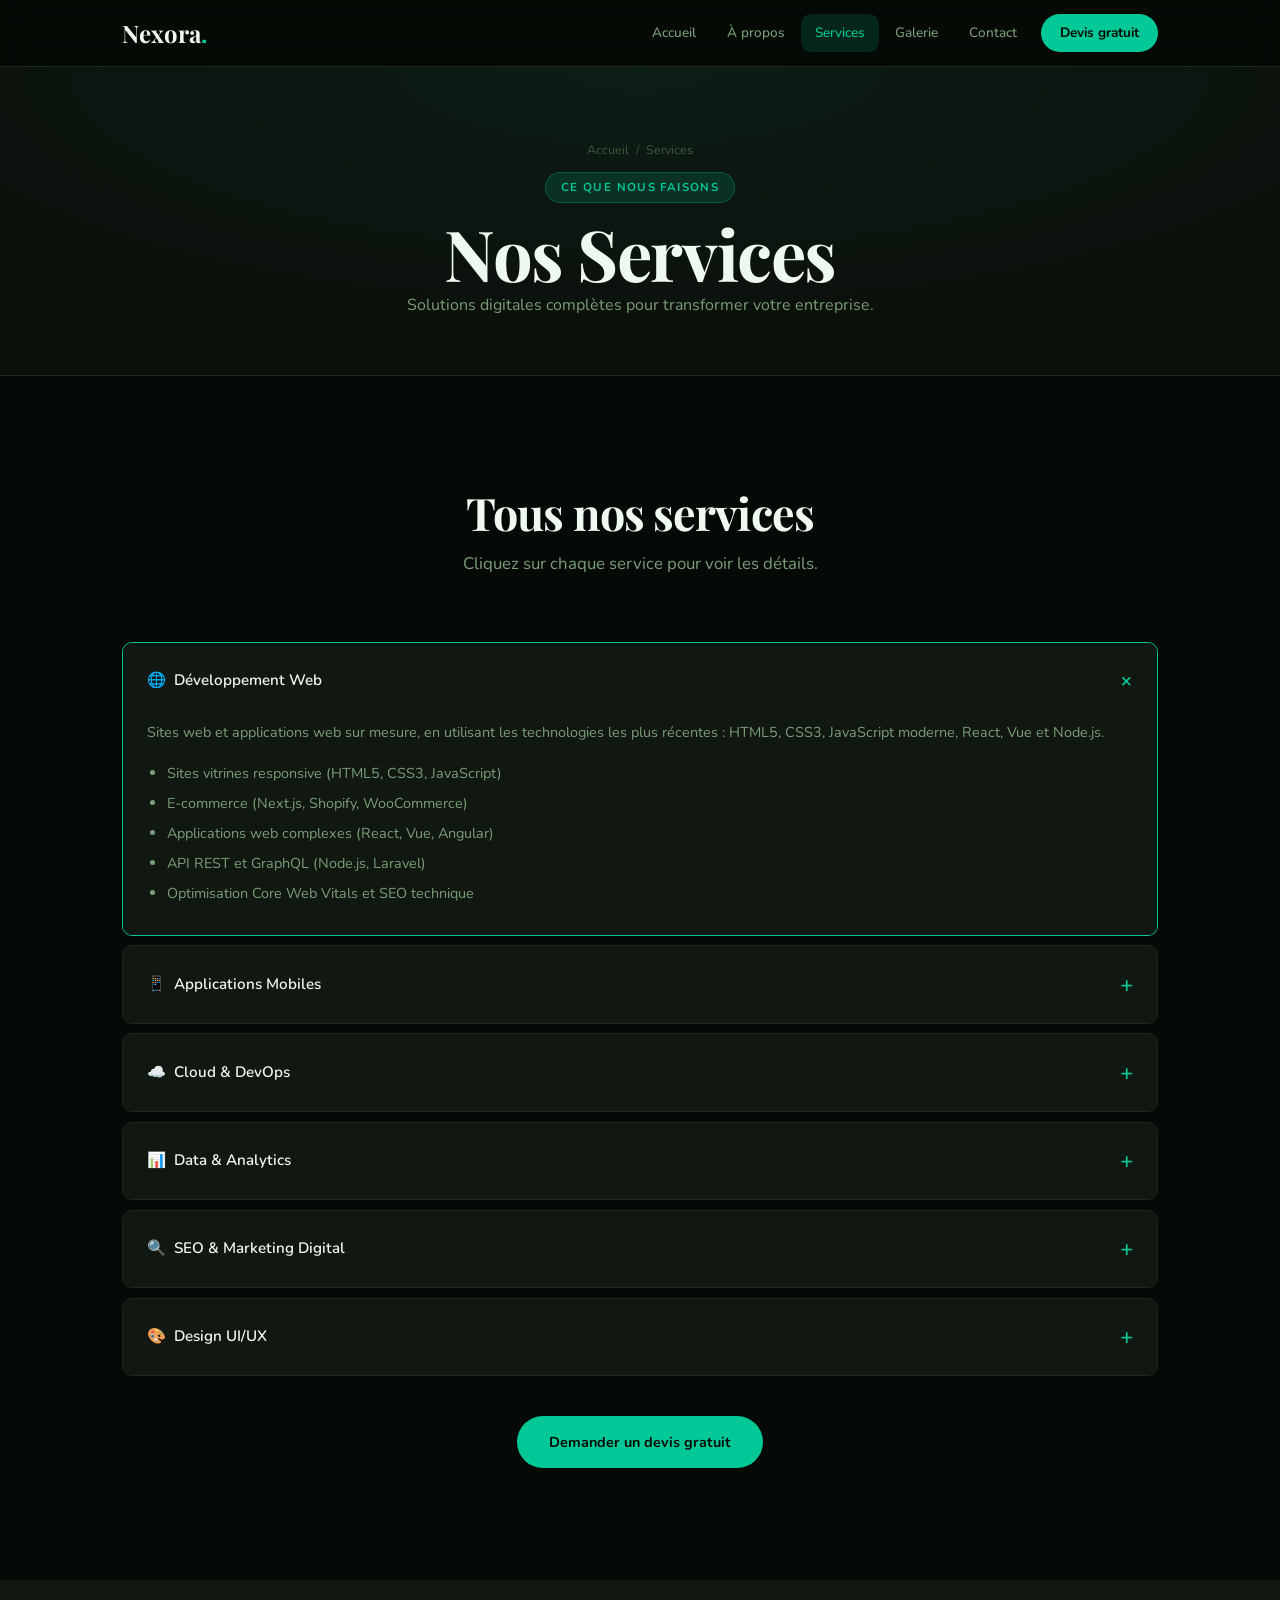
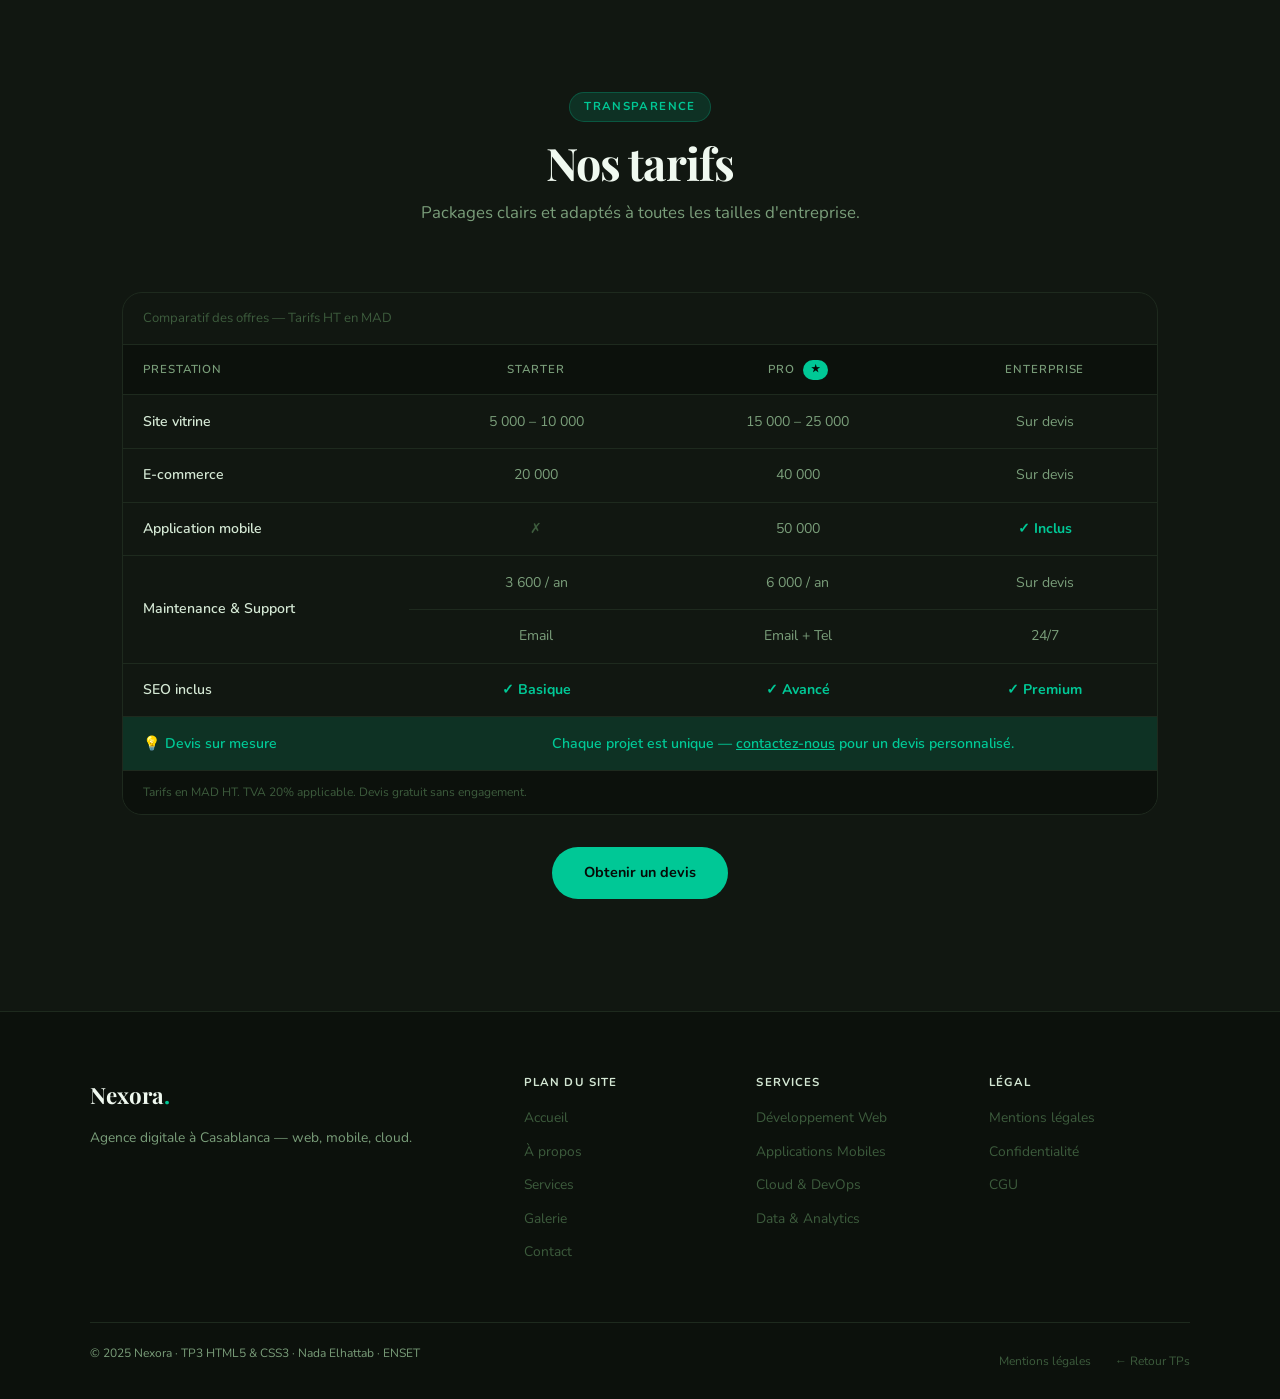
<file: services.html>
<!DOCTYPE html>
<html lang="fr">
<head>
  <meta charset="UTF-8">
  <meta name="viewport" content="width=device-width, initial-scale=1.0">
  <title>Services — Nexora Agence Digitale</title>
  <meta name="description" content="Tous les services Nexora : développement web, mobile, cloud, data, SEO. Tarifs transparents.">
  <meta property="og:title"       content="Services — Nexora">
  <meta property="og:description" content="Web, mobile, cloud, data — tarifs transparents.">
  <meta property="og:type"        content="website">
  <meta property="og:url"         content="https://c3-na-elhattab.enset.ma/tp3/services.html">
  <link rel="preconnect" href="https://fonts.googleapis.com">
  <link rel="preconnect" href="https://fonts.gstatic.com" crossorigin>
  <link href="https://fonts.googleapis.com/css2?family=Playfair+Display:wght@600;700&family=Nunito:wght@300;400;500;600;700&display=swap" rel="stylesheet">
  <link rel="stylesheet" href="style.css">
</head>
<body>
<a href="#main" class="skip">Aller au contenu</a>

<header>
  <nav class="nav" aria-label="Navigation principale">
    <div class="nav-interieur">
      <a href="index.html" class="logo">Nexora<span>.</span></a>
      <div class="nav-liens">
        <a href="index.html">Accueil</a>
        <a href="about.html">À propos</a>
        <a href="services.html" class="actif" aria-current="page">Services</a>
        <a href="gallery.html">Galerie</a>
        <a href="contact.html">Contact</a>
        <a href="contact.html" class="btn-nav">Devis gratuit</a>
      </div>
      <button class="burger" aria-label="Ouvrir le menu" aria-expanded="false" aria-controls="nav-m">
        <span></span><span></span><span></span>
      </button>
    </div>
    <nav class="nav-mobile" id="nav-m" aria-label="Menu mobile">
      <a href="index.html">Accueil</a>
      <a href="about.html">À propos</a>
      <a href="services.html">Services</a>
      <a href="gallery.html">Galerie</a>
      <a href="contact.html">Contact</a>
    </nav>
  </nav>
</header>

<main id="main">

  <section class="hero-page" aria-labelledby="h-page">
    <nav class="fil" aria-label="Fil d'Ariane">
      <a href="index.html">Accueil</a> <span aria-hidden="true">/</span>
      <span aria-current="page">Services</span>
    </nav>
    <div class="puce" style="margin:0 auto .75rem">Ce que nous faisons</div>
    <h1 id="h-page">Nos Services</h1>
    <p>Solutions digitales complètes pour transformer votre entreprise.</p>
  </section>

  <!-- ══════ SERVICES — details/summary ══════ -->
  <section class="section" aria-labelledby="h-svc">
    <div class="conteneur">
      <div class="entete">
        <h2 id="h-svc">Tous nos services</h2>
        <p>Cliquez sur chaque service pour voir les détails.</p>
      </div>

      <!-- details[open] = ouvert par défaut -->
      <details class="acc" open aria-labelledby="s1">
        <summary id="s1">🌐 &nbsp;Développement Web</summary>
        <div class="acc-corps">
          <p>Sites web et applications web sur mesure, en utilisant les technologies les plus récentes : HTML5, CSS3, JavaScript moderne, React, Vue et Node.js.</p>
          <ul>
            <li>Sites vitrines responsive (HTML5, CSS3, JavaScript)</li>
            <li>E-commerce (Next.js, Shopify, WooCommerce)</li>
            <li>Applications web complexes (React, Vue, Angular)</li>
            <li>API REST et GraphQL (Node.js, Laravel)</li>
            <li>Optimisation Core Web Vitals et SEO technique</li>
          </ul>
        </div>
      </details>

      <details class="acc" aria-labelledby="s2">
        <summary id="s2">📱 &nbsp;Applications Mobiles</summary>
        <div class="acc-corps">
          <p>Applications mobiles natives ou cross-platform offrant une expérience utilisateur fluide sur iOS et Android.</p>
          <ul>
            <li>React Native pour applications cross-platform</li>
            <li>Flutter pour performances natives</li>
            <li>Intégration Firebase, Stripe, Maps</li>
            <li>Publication App Store &amp; Google Play</li>
            <li>Maintenance et mises à jour continues</li>
          </ul>
        </div>
      </details>

      <details class="acc" aria-labelledby="s3">
        <summary id="s3">☁️ &nbsp;Cloud &amp; DevOps</summary>
        <div class="acc-corps">
          <p>Migration vers le cloud et mise en place de pipelines CI/CD modernes pour accélérer vos cycles de livraison.</p>
          <ul>
            <li>Architecture cloud (AWS, Azure, GCP)</li>
            <li>Docker et Kubernetes</li>
            <li>CI/CD (GitHub Actions, GitLab CI)</li>
            <li>Monitoring et observabilité (Datadog, Grafana)</li>
            <li>Sécurité cloud et conformité RGPD</li>
          </ul>
        </div>
      </details>

      <details class="acc" aria-labelledby="s4">
        <summary id="s4">📊 &nbsp;Data &amp; Analytics</summary>
        <div class="acc-corps">
          <p>Transformez vos données brutes en insights actionnables grâce à nos solutions de data engineering et visualisation.</p>
          <ul>
            <li>Pipelines ETL/ELT (Apache Spark, Airflow)</li>
            <li>Dashboards interactifs (Power BI, Streamlit)</li>
            <li>Data warehousing (BigQuery, Snowflake)</li>
            <li>Machine Learning et modèles prédictifs</li>
            <li>Rapports automatisés temps réel</li>
          </ul>
        </div>
      </details>

      <details class="acc" aria-labelledby="s5">
        <summary id="s5">🔍 &nbsp;SEO &amp; Marketing Digital</summary>
        <div class="acc-corps">
          <p>Augmentez votre visibilité et attirez des clients qualifiés grâce à nos stratégies de référencement sur mesure.</p>
          <ul>
            <li>Audit SEO technique et sémantique</li>
            <li>Stratégie de contenu et netlinking</li>
            <li>Google Ads et Meta Ads</li>
            <li>Analytics (GA4, Looker Studio)</li>
            <li>Email marketing et automation</li>
          </ul>
        </div>
      </details>

      <details class="acc" aria-labelledby="s6">
        <summary id="s6">🎨 &nbsp;Design UI/UX</summary>
        <div class="acc-corps">
          <p>Interfaces digitales esthétiques et fonctionnelles, centrées sur l'expérience utilisateur et l'accessibilité.</p>
          <ul>
            <li>Research UX et personas</li>
            <li>Wireframing et prototypage (Figma)</li>
            <li>Design system et composants réutilisables</li>
            <li>Tests utilisateurs et itérations</li>
            <li>Conformité WCAG 2.1 AA</li>
          </ul>
        </div>
      </details>

      <div style="text-align:center;margin-top:2.5rem">
        <a href="contact.html" class="btn btn-vert">Demander un devis gratuit</a>
      </div>
    </div>
  </section>

  <!-- ══════ TABLEAU DE TARIFS — colspan + rowspan ══════ -->
  <section class="section fond-surface" aria-labelledby="h-tarifs">
    <div class="conteneur">
      <div class="entete">
        <div class="puce">Transparence</div>
        <h2 id="h-tarifs">Nos tarifs</h2>
        <p>Packages clairs et adaptés à toutes les tailles d'entreprise.</p>
      </div>
      <div class="tableau-wrap">
        <table aria-label="Tableau comparatif des tarifs Nexora">
          <caption style="caption-side:top;padding:.9rem 1.25rem;text-align:left;font-size:.82rem;color:var(--texte3);border-bottom:1px solid var(--border)">
            Comparatif des offres — Tarifs HT en MAD
          </caption>
          <thead>
            <tr>
              <th scope="col" style="text-align:left">Prestation</th>
              <th scope="col">Starter</th>
              <th scope="col">Pro <span class="pop">★</span></th>
              <th scope="col">Enterprise</th>
            </tr>
          </thead>
          <tbody>
            <tr>
              <th scope="row">Site vitrine</th>
              <td>5 000 – 10 000</td>
              <td>15 000 – 25 000</td>
              <td>Sur devis</td>
            </tr>
            <tr>
              <th scope="row">E-commerce</th>
              <td>20 000</td>
              <td>40 000</td>
              <td>Sur devis</td>
            </tr>
            <tr>
              <th scope="row">Application mobile</th>
              <td class="non">✗</td>
              <td>50 000</td>
              <td class="oui">✓ Inclus</td>
            </tr>
            <!-- rowspan="2" = cette cellule couvre 2 lignes -->
            <tr>
              <th scope="row" rowspan="2">Maintenance &amp; Support</th>
              <td>3 600 / an</td>
              <td>6 000 / an</td>
              <td>Sur devis</td>
            </tr>
            <tr>
              <td>Email</td>
              <td>Email + Tel</td>
              <td>24/7</td>
            </tr>
            <tr>
              <th scope="row">SEO inclus</th>
              <td class="oui">✓ Basique</td>
              <td class="oui">✓ Avancé</td>
              <td class="oui">✓ Premium</td>
            </tr>
            <!-- colspan="3" = cette cellule couvre 3 colonnes -->
            <tr style="background:var(--vert-glow)">
              <th scope="row" style="color:var(--vert)">💡 Devis sur mesure</th>
              <td colspan="3" style="color:var(--vert);font-weight:600;text-align:center">
                Chaque projet est unique — <a href="contact.html" style="color:var(--vert);text-decoration:underline">contactez-nous</a> pour un devis personnalisé.
              </td>
            </tr>
          </tbody>
          <tfoot>
            <tr>
              <td colspan="4">Tarifs en MAD HT. TVA 20% applicable. Devis gratuit sans engagement.</td>
            </tr>
          </tfoot>
        </table>
      </div>
      <div style="text-align:center;margin-top:2rem">
        <a href="contact.html" class="btn btn-vert">Obtenir un devis</a>
      </div>
    </div>
  </section>

</main>

<footer class="footer" role="contentinfo">
  <div class="footer-grille">
    <div class="footer-marque">
      <a href="index.html" class="logo">Nexora<span>.</span></a>
      <p>Agence digitale à Casablanca — web, mobile, cloud.</p>
    </div>
    <nav class="footer-col" aria-label="Plan du site">
      <h4>Plan du site</h4>
      <ul>
        <li><a href="index.html">Accueil</a></li>
        <li><a href="about.html">À propos</a></li>
        <li><a href="services.html">Services</a></li>
        <li><a href="gallery.html">Galerie</a></li>
        <li><a href="contact.html">Contact</a></li>
      </ul>
    </nav>
    <div class="footer-col">
      <h4>Services</h4>
      <ul>
        <li><a href="services.html">Développement Web</a></li>
        <li><a href="services.html">Applications Mobiles</a></li>
        <li><a href="services.html">Cloud &amp; DevOps</a></li>
        <li><a href="services.html">Data &amp; Analytics</a></li>
      </ul>
    </div>
    <div class="footer-col">
      <h4>Légal</h4>
      <ul>
        <li><a href="#">Mentions légales</a></li>
        <li><a href="#">Confidentialité</a></li>
        <li><a href="#">CGU</a></li>
      </ul>
    </div>
  </div>
  <div class="footer-bas">
    <p>© 2025 Nexora · TP3 HTML5 &amp; CSS3 · Nada Elhattab · ENSET</p>
    <div style="display:flex;gap:1.5rem">
      <a href="#">Mentions légales</a>
      <a href="../index.html">← Retour TPs</a>
    </div>
  </div>
</footer>
<script src="main.js"></script>
</body>
</html>
</file>
<file: style.css>
/* ============================================================
   NEXORA — Agence Digitale
   style.css — CSS externe partagé toutes les pages
   Auteure : Nada Elhattab — ENSET Mohammedia — TP3
   ============================================================ */


/* ── VARIABLES ── */
:root {
  --vert:       #00c896;
  --vert-dim:   #00a07a;
  --vert-glow:  rgba(0,200,150,0.15);
  --noir:       #060a06;
  --noir2:      #0c110c;
  --surface:    #111711;
  --border:     #1e2a1e;
  --border2:    #253225;
  --texte:      #d4e8d4;
  --texte2:     #7a9e7a;
  --texte3:     #3d5c3d;
  --blanc:      #f0f9f0;
  --rouge:      #ef4444;
  --police-titre: 'Playfair Display', 'Georgia', serif;
  --police-corps: 'Nunito', 'Segoe UI', sans-serif;
  --rayon:      10px;
  --rayon-lg:   20px;
  --ombre:      0 4px 24px rgba(0,0,0,0.4);
  --ombre-lg:   0 8px 48px rgba(0,0,0,0.6);
  --transition: 0.25s ease;
}

/* ── RESET ── */
*, *::before, *::after { box-sizing: border-box; margin: 0; padding: 0; }
html { scroll-behavior: smooth; font-size: 16px; }
body {
  font-family: var(--police-corps);
  background: var(--noir);
  color: var(--texte);
  line-height: 1.7;
  overflow-x: hidden;
}
img  { max-width: 100%; height: auto; display: block; }
ul   { list-style: none; }
a    { color: var(--vert); text-decoration: none; transition: color var(--transition); }
a:hover { color: var(--blanc); }

/* ── TYPOGRAPHIE ── */
h1,h2,h3,h4 {
  font-family: var(--police-titre);
  color: var(--blanc);
  line-height: 1.1;
  letter-spacing: -0.02em;
}
h1 { font-size: clamp(2.4rem, 5.5vw, 4.5rem); font-weight: 700; }
h2 { font-size: clamp(1.8rem, 3.5vw, 3rem);   font-weight: 700; }
h3 { font-size: clamp(1.1rem, 2vw, 1.5rem);   font-weight: 600; }
p  { color: var(--texte2); margin-bottom: 1rem; }
p:last-child { margin-bottom: 0; }

/* ── UTILITAIRES ── */
.conteneur { max-width: 1100px; margin: 0 auto; padding: 0 2rem; }
.section   { padding: 7rem 2rem; }
.section-sm { padding: 4.5rem 2rem; }
.fond-surface { background: var(--surface); }

.entete {
  text-align: center;
  margin-bottom: 4rem;
}
.entete h2 { margin-bottom: 0.75rem; }
.entete p  { max-width: 520px; margin: 0 auto; font-size: 1.05rem; }

.puce {
  display: inline-flex;
  align-items: center;
  gap: 0.5rem;
  font-size: 0.72rem;
  font-weight: 700;
  letter-spacing: 0.12em;
  text-transform: uppercase;
  color: var(--vert);
  background: var(--vert-glow);
  border: 1px solid rgba(0,200,150,0.25);
  padding: 0.28rem 0.9rem;
  border-radius: 100px;
  margin-bottom: 1rem;
}

/* Grilles */
.g2 { display: grid; grid-template-columns: 1fr 1fr; gap: 2rem; }
.g3 { display: grid; grid-template-columns: repeat(3,1fr); gap: 1.5rem; }
.g4 { display: grid; grid-template-columns: repeat(4,1fr); gap: 1.5rem; }

/* Skip link */
.skip { position:absolute; top:-60px; left:1rem; z-index:9999;
  background:var(--vert); color:var(--noir); padding:.5rem 1rem;
  border-radius:var(--rayon); font-weight:700; transition:top .2s; }
.skip:focus { top:1rem; }

/* ── BOUTONS ── */
.btn {
  display: inline-flex;
  align-items: center;
  gap: 0.5rem;
  padding: 0.85rem 2rem;
  border-radius: 100px;
  font-family: var(--police-corps);
  font-size: 0.9rem;
  font-weight: 700;
  cursor: pointer;
  border: none;
  text-decoration: none;
  transition: all var(--transition);
}
.btn:hover { transform: translateY(-2px); color: inherit; }

.btn-vert  { background: var(--vert); color: var(--noir); }
.btn-vert:hover { background: var(--vert-dim); box-shadow: 0 8px 24px rgba(0,200,150,0.35); color: var(--noir); }

.btn-contour { background: transparent; color: var(--blanc); border: 1.5px solid var(--border2); }
.btn-contour:hover { border-color: var(--vert); background: var(--vert-glow); color: var(--blanc); }

.btn-surface { background: var(--surface); color: var(--texte); border: 1px solid var(--border); }
.btn-surface:hover { border-color: var(--vert); color: var(--vert); }

/* ── NAVIGATION ── */
.nav {
  position: sticky; top: 0; z-index: 100;
  background: rgba(6,10,6,0.9);
  backdrop-filter: blur(16px);
  border-bottom: 1px solid var(--border);
}
.nav-interieur {
  max-width: 1100px; margin: 0 auto; padding: 0 2rem;
  height: 66px;
  display: flex; align-items: center;
}
.logo {
  font-family: var(--police-titre);
  font-size: 1.5rem; font-weight: 700;
  color: var(--blanc); margin-right: auto;
}
.logo span { color: var(--vert); }

.nav-liens { display: flex; align-items: center; gap: 0.1rem; }
.nav-liens a {
  color: var(--texte2); font-size: 0.85rem; font-weight: 500;
  padding: 0.45rem 0.9rem; border-radius: var(--rayon);
  transition: all var(--transition);
}
.nav-liens a:hover, .nav-liens a.actif {
  color: var(--vert); background: var(--vert-glow); text-decoration: none;
}
.nav-liens .btn-nav {
  background: var(--vert); color: var(--noir) !important;
  padding: 0.48rem 1.2rem; border-radius: 100px;
  font-weight: 700; margin-left: 0.5rem;
}
.nav-liens .btn-nav:hover { background: var(--vert-dim); }

.burger { display:none; flex-direction:column; gap:5px;
  background:none; border:none; cursor:pointer; padding:4px; }
.burger span { display:block; width:22px; height:2px;
  background:var(--texte2); border-radius:2px; }

.nav-mobile { display:none; flex-direction:column;
  background:var(--noir2); border-top:1px solid var(--border); padding:1rem 2rem; }
.nav-mobile.ouvert { display:flex; }
.nav-mobile a { color:var(--texte2); padding:0.65rem 0;
  border-bottom:1px solid var(--border); font-size:0.95rem; }
.nav-mobile a:last-child { border-bottom:none; }

/* ── HERO ── */
.hero {
  min-height: 92vh;
  display: flex; align-items: center;
  position: relative; overflow: hidden;
  padding: 6rem 2rem 4rem;
}
/* Grille de fond */
.hero::before {
  content: '';
  position: absolute; inset: 0;
  background-image:
    linear-gradient(var(--border) 1px, transparent 1px),
    linear-gradient(90deg, var(--border) 1px, transparent 1px);
  background-size: 50px 50px;
  opacity: 0.4;
  mask-image: radial-gradient(ellipse 80% 70% at 50% 40%, black 20%, transparent 100%);
}
/* Orbes lumineux */
.hero-orbe {
  position: absolute; border-radius: 50%;
  filter: blur(100px); pointer-events: none;
}
.orbe-1 { width:600px; height:500px; top:-100px; left:-150px;
  background: radial-gradient(circle, rgba(0,200,150,.12), transparent 70%); }
.orbe-2 { width:500px; height:400px; bottom:0; right:-100px;
  background: radial-gradient(circle, rgba(0,200,150,.07), transparent 70%); }

.hero-contenu { position:relative; z-index:1; max-width:680px; }
.hero-contenu h1 { margin-bottom: 1.25rem; }
.hero-contenu h1 em {
  font-style: normal;
  color: var(--vert);
}
.hero-contenu > p { font-size: 1.1rem; margin-bottom: 2rem; }
.hero-actions { display:flex; gap:1rem; flex-wrap:wrap; }

/* Stats */
.hero-stats {
  display: flex; align-items: center; gap: 2rem;
  margin-top: 4rem; padding-top: 2.5rem;
  border-top: 1px solid var(--border);
  flex-wrap: wrap;
}
.stat { text-align:center; }
.stat-val {
  font-family: var(--police-titre);
  font-size: 2.5rem; font-weight: 700;
  color: var(--vert); line-height: 1;
  display: block;
}
.stat-lab { font-size:0.75rem; color:var(--texte3); letter-spacing:.06em; margin-top:.3rem; }
.stat-sep { width:1px; height:36px; background:var(--border); }

/* ── HERO PAGE INTERNE ── */
.hero-page {
  background: var(--noir2);
  padding: 4.5rem 2rem 3.5rem;
  text-align: center;
  position: relative; overflow: hidden;
  border-bottom: 1px solid var(--border);
}
.hero-page::before {
  content: '';
  position: absolute; inset: 0;
  background: radial-gradient(ellipse 60% 80% at 50% 0%, rgba(0,200,150,.07), transparent);
}
.hero-page h1, .hero-page p { position:relative; z-index:1; }
.hero-page p { color:var(--texte2); }

.fil {
  font-size:.78rem; color:var(--texte3);
  display:flex; align-items:center; justify-content:center;
  gap:.4rem; margin-bottom:.75rem; position:relative; z-index:1;
}
.fil a { color:var(--texte3); }
.fil a:hover { color:var(--vert); }

/* ── CARTES SERVICES ── */
.carte-svc {
  background: var(--surface);
  border: 1px solid var(--border);
  border-radius: var(--rayon-lg);
  padding: 2rem;
  transition: all var(--transition);
  position: relative; overflow: hidden;
}
.carte-svc::before {
  content: '';
  position: absolute; top:0; left:0; right:0; height:2px;
  background: linear-gradient(90deg, var(--vert), transparent);
  transform: scaleX(0); transform-origin: left;
  transition: transform 0.35s ease;
}
.carte-svc:hover { border-color:var(--border2); transform:translateY(-4px); box-shadow:var(--ombre-lg); }
.carte-svc:hover::before { transform:scaleX(1); }

.svc-icone {
  width:52px; height:52px;
  background: var(--vert-glow);
  border: 1px solid rgba(0,200,150,.2);
  border-radius: var(--rayon);
  display: flex; align-items:center; justify-content:center;
  font-size: 1.4rem; margin-bottom: 1.25rem;
}
.carte-svc h3 { font-size:1.05rem; margin-bottom:.5rem; }
.carte-svc p  { font-size:.88rem; margin-bottom:0; }
.svc-lien { display:inline-flex; align-items:center; gap:.3rem;
  font-size:.82rem; font-weight:700; color:var(--vert); margin-top:1rem; }

/* ── TÉMOIGNAGES ── */
.temo {
  background: var(--surface);
  border: 1px solid var(--border);
  border-left: 3px solid var(--vert);
  border-radius: var(--rayon-lg);
  padding: 1.75rem;
  display: flex; flex-direction:column; gap:1rem;
}
.temo-texte { font-style:italic; font-size:.93rem; line-height:1.75; margin-bottom:0; }
.temo-auteur { display:flex; align-items:center; gap:.75rem; }
.temo-ini {
  width:40px; height:40px; border-radius:50%;
  background: var(--vert-glow); color:var(--vert);
  display:flex; align-items:center; justify-content:center;
  font-weight:700; font-size:.85rem; flex-shrink:0;
  border: 1px solid rgba(0,200,150,.25);
}
.temo-nom   { font-weight:700; color:var(--blanc); font-size:.88rem; }
.temo-poste { font-size:.75rem; color:var(--texte3); }
.etoiles    { color:#f59e0b; letter-spacing:2px; font-size:.82rem; }

/* ── VIDÉO ── */
.section-video {
  background: var(--noir2);
  border-top: 1px solid var(--border);
  border-bottom: 1px solid var(--border);
  padding: 7rem 2rem;
}
.video-grille {
  display: grid; grid-template-columns: 1fr 1.3fr;
  gap: 4rem; align-items: center;
  max-width: 1100px; margin: 0 auto;
}
.video-texte h2 { margin-bottom:1rem; }
.video-enveloppe {
  border-radius: var(--rayon-lg);
  overflow: hidden;
  box-shadow: 0 0 0 1px var(--border), var(--ombre-lg);
  aspect-ratio: 16/9;
  position: relative;
}
.video-enveloppe video { width:100%; height:100%; object-fit:cover; }

/* ── ACCORDÉON details/summary ── */
.acc {
  border: 1px solid var(--border);
  border-radius: var(--rayon);
  margin-bottom: .6rem;
  overflow: hidden;
  transition: border-color var(--transition);
}
.acc:hover, .acc[open] { border-color: var(--vert); }
.acc summary {
  padding: 1.2rem 1.5rem;
  cursor: pointer; list-style: none;
  display: flex; align-items:center; justify-content:space-between;
  font-weight: 600; color: var(--blanc); font-size:.95rem;
  background: var(--surface);
  transition: background var(--transition);
  user-select: none;
}
.acc summary::-webkit-details-marker { display:none; }
.acc summary:hover { background: var(--noir2); }
.acc summary::after { content:'+'; font-size:1.4rem; color:var(--vert); transition:transform .25s; }
.acc[open] summary::after { transform:rotate(45deg); }
.acc-corps {
  padding: 0 1.5rem 1.5rem;
  background: var(--surface);
  color: var(--texte2); font-size:.9rem; line-height:1.75;
}
.acc-corps ul { margin:.5rem 0 0 1.25rem; list-style:disc; }
.acc-corps li { margin-bottom:.3rem; }

/* ── TABLEAU ── */
.tableau-wrap { overflow-x:auto; border-radius:var(--rayon-lg); border:1px solid var(--border); }
table { width:100%; border-collapse:collapse; font-size:.88rem; }
thead { background:var(--noir2); }
thead th {
  padding:.9rem 1.25rem; text-align:center;
  color:var(--texte2); font-size:.72rem; text-transform:uppercase;
  letter-spacing:.08em; font-weight:600;
  border-bottom: 1px solid var(--border);
}
thead th:first-child { text-align:left; }
tbody tr { border-bottom:1px solid var(--border); transition:background .15s; }
tbody tr:last-child { border-bottom:none; }
tbody tr:hover { background:var(--surface); }
tbody th { padding:.9rem 1.25rem; text-align:left; font-weight:600; color:var(--texte); white-space:nowrap; }
tbody td { padding:.9rem 1.25rem; text-align:center; color:var(--texte2); }
tfoot td { padding:.7rem 1.25rem; font-size:.75rem; color:var(--texte3);
  background:var(--noir2); border-top:1px solid var(--border); }
.oui  { color:var(--vert); font-weight:700; }
.non  { color:var(--texte3); }
.pop  { display:inline-block; background:var(--vert); color:var(--noir);
  font-size:.62rem; padding:.1rem .45rem; border-radius:100px; margin-left:.3rem;
  font-weight:700; vertical-align:middle; }

/* ── GALERIE ── */
.grille-galerie {
  display: grid;
  grid-template-columns: repeat(auto-fill, minmax(280px, 1fr));
  gap: 1rem;
}
.item-galerie {
  position: relative;
  border-radius: var(--rayon);
  overflow: hidden;
  aspect-ratio: 16/10;
  cursor: pointer;
  border: 1px solid var(--border);
}
.item-galerie img {
  width:100%; height:100%; object-fit:cover;
  transition: transform .4s ease;
}
.item-galerie:hover img { transform:scale(1.06); }

/* Légende hover */
.cap {
  position: absolute; bottom:0; left:0; right:0;
  background: linear-gradient(transparent, rgba(6,10,6,.92));
  padding: 2rem 1rem .85rem;
  transform: translateY(100%);
  transition: transform .3s ease;
}
.item-galerie:hover .cap { transform: translateY(0); }
.cap-titre { font-weight:700; color:var(--blanc); font-size:.88rem; display:block; }
.cap-cat   { font-size:.72rem; color:var(--vert); letter-spacing:.06em; }

/* Filtres galerie */
.filtres {
  display:flex; gap:.5rem; flex-wrap:wrap;
  justify-content:center; margin-bottom:2.5rem;
}
.btn-f {
  padding:.38rem 1rem; border:1.5px solid var(--border);
  border-radius:100px; background:transparent;
  font-size:.8rem; font-weight:600; cursor:pointer;
  color:var(--texte2); font-family:var(--police-corps);
  transition: all var(--transition);
}
.btn-f:hover, .btn-f.actif {
  background:var(--vert); color:var(--noir); border-color:var(--vert);
}

/* ── ÉQUIPE ── */
.carte-membre {
  background: var(--surface);
  border: 1px solid var(--border);
  border-radius: var(--rayon-lg);
  overflow: hidden;
  transition: all var(--transition);
}
.carte-membre:hover { transform:translateY(-4px); box-shadow:var(--ombre-lg); border-color:var(--border2); }
.carte-membre figure { display:flex; flex-direction:column; }

/* Photo placeholder stylisée */
.photo-m {
  width:100%; aspect-ratio:1;
  display:flex; align-items:center; justify-content:center;
  font-family: var(--police-titre);
  font-size: 3rem; font-weight: 700;
  color: var(--vert); letter-spacing: -0.03em;
  position: relative; overflow: hidden;
}
/* Fond animé pour chaque membre */
.photo-m::before {
  content: '';
  position: absolute; inset: 0;
  background: var(--noir2);
}
.photo-m::after {
  content: '';
  position: absolute; inset: 0;
  background: radial-gradient(circle at 30% 70%, rgba(0,200,150,.15), transparent 60%);
}
.photo-m span { position:relative; z-index:1; }

/* Grille de points décorative dans la photo */
.photo-m .grille-pt {
  position: absolute; inset: 0; z-index: 0;
  background-image:
    radial-gradient(circle, var(--border) 1px, transparent 1px);
  background-size: 20px 20px;
  opacity: 0.5;
}

.carte-membre figcaption { padding:1.25rem; }
.m-nom   { font-weight:700; color:var(--blanc); font-size:.95rem; margin-bottom:.2rem; }
.m-poste { font-size:.78rem; color:var(--vert); font-weight:600; margin-bottom:.5rem; }
.m-bio   { font-size:.82rem; color:var(--texte2); margin-bottom:0; }
.m-liens { display:flex; gap:.4rem; margin-top:.75rem; }
.m-lien  {
  width:30px; height:30px; border-radius:var(--rayon);
  background:var(--noir2); border:1px solid var(--border);
  display:flex; align-items:center; justify-content:center;
  font-size:.8rem; transition:all var(--transition);
  text-decoration:none;
}
.m-lien:hover { background:var(--vert-glow); border-color:var(--vert); text-decoration:none; }

/* ── FORMULAIRE ── */
.form-card {
  background: var(--surface);
  border: 1px solid var(--border);
  border-radius: var(--rayon-lg);
  padding: 2.5rem;
}
.form-card h3 { margin-bottom:.5rem; }
.form-card > p { margin-bottom:2rem; font-size:.9rem; }

.grille-champs { display:grid; grid-template-columns:1fr 1fr; gap:1.25rem; }
.grille-champs .full { grid-column:1/-1; }

.champ { display:flex; flex-direction:column; gap:.3rem; }
.champ label {
  font-size:.8rem; font-weight:600; color:var(--texte);
  display:flex; align-items:center; gap:.3rem;
}
.req  { color:var(--rouge); font-size:.72rem; }
.aide { font-size:.7rem; color:var(--texte3); }

.champ input[type="text"],
.champ input[type="email"],
.champ input[type="tel"],
.champ input[type="date"],
.champ input[type="file"],
.champ select,
.champ textarea {
  width:100%; padding:.65rem .9rem;
  background:var(--noir2); border:1.5px solid var(--border);
  border-radius:var(--rayon); color:var(--texte);
  font-family:var(--police-corps); font-size:.88rem;
  outline:none;
  transition: border-color var(--transition), box-shadow var(--transition);
}
.champ input:focus, .champ select:focus, .champ textarea:focus {
  border-color:var(--vert);
  box-shadow: 0 0 0 3px rgba(0,200,150,.1);
}
.champ textarea { resize:vertical; min-height:110px; }
.champ select { cursor:pointer; color:var(--texte); }
.champ input::placeholder, .champ textarea::placeholder { color:var(--texte3); }
.champ select option { background:var(--noir2); }

/* Choix radio/checkbox */
.groupe-choix { display:flex; flex-wrap:wrap; gap:.45rem; }
.opt {
  display:flex; align-items:center; gap:.45rem;
  padding:.42rem .85rem; border:1.5px solid var(--border);
  border-radius:100px; cursor:pointer; font-size:.82rem;
  font-weight:500; color:var(--texte2);
  transition:all var(--transition); user-select:none;
}
.opt:hover { border-color:var(--vert); background:var(--vert-glow); color:var(--vert); }
.opt input { width:14px; height:14px; accent-color:var(--vert); flex-shrink:0; }
.opt:has(input:checked) { border-color:var(--vert); background:var(--vert-glow); color:var(--vert); font-weight:700; }

/* CGU */
.cgu-ligne {
  display:flex; align-items:flex-start; gap:.75rem;
  padding:1rem; background:var(--vert-glow);
  border:1.5px solid rgba(0,200,150,.2); border-radius:var(--rayon);
}
.cgu-ligne input { width:17px!important; height:17px!important;
  flex-shrink:0; margin-top:2px; accent-color:var(--vert); cursor:pointer;
  background:none!important; border:none!important; padding:0!important; }
.cgu-ligne label { font-size:.84rem; font-weight:400; color:var(--texte); cursor:pointer; }
.cgu-ligne a { color:var(--vert); text-decoration:underline; }

.btn-submit {
  background:var(--vert); color:var(--noir); border:none;
  border-radius:100px; padding:.9rem 2.25rem;
  font-family:var(--police-corps); font-size:.95rem; font-weight:700;
  cursor:pointer; width:100%; margin-top:.5rem;
  transition:all var(--transition);
}
.btn-submit:hover { background:var(--vert-dim); transform:translateY(-2px);
  box-shadow:0 8px 20px rgba(0,200,150,.3); }

.msg-ok {
  display:none; background:rgba(0,200,150,.08); border:1.5px solid rgba(0,200,150,.3);
  border-radius:var(--rayon); padding:1.25rem; text-align:center;
  color:var(--vert); font-weight:600; margin-top:1rem;
}
.msg-ok.visible { display:block; }

/* ── CARTE MAPS ── */
.carte-maps { border-radius:var(--rayon-lg); overflow:hidden; border:1px solid var(--border); }
.carte-maps iframe { display:block; width:100%; height:280px; border:none; }

/* Infos contact */
.infos-contact { display:flex; flex-direction:column; gap:.65rem; }
.ligne-info { display:flex; align-items:flex-start; gap:.75rem; }
.ico-info {
  width:36px; height:36px; border-radius:var(--rayon);
  background:var(--vert-glow); border:1px solid rgba(0,200,150,.2);
  display:flex; align-items:center; justify-content:center;
  font-size:.95rem; flex-shrink:0;
}
.ligne-info p { margin-bottom:0; font-size:.88rem; }
.ligne-info strong { display:block; font-size:.68rem; text-transform:uppercase;
  letter-spacing:.07em; color:var(--texte3); margin-bottom:.1rem; }

/* ── FOOTER ── */
.footer {
  background: var(--noir2);
  border-top: 1px solid var(--border);
  padding: 4rem 2rem 0;
}
.footer-grille {
  display: grid; grid-template-columns: 2fr 1fr 1fr 1fr; gap: 2rem;
  padding-bottom: 3.5rem;
  max-width: 1100px; margin: 0 auto;
}
.footer-marque .logo { font-size:1.4rem; }
.footer-marque p { font-size:.86rem; margin-top:.75rem; }

.footer-col h4 {
  color:var(--texte); font-family:var(--police-corps);
  font-size:.72rem; text-transform:uppercase;
  letter-spacing:.1em; margin-bottom:1rem;
}
.footer-col ul { display:flex; flex-direction:column; gap:.4rem; }
.footer-col a { color:var(--texte3); font-size:.86rem; }
.footer-col a:hover { color:var(--vert); text-decoration:none; }

.footer-bas {
  border-top:1px solid var(--border);
  padding:1.25rem 0; max-width:1100px; margin:0 auto;
  display:flex; align-items:center; justify-content:space-between;
  flex-wrap:wrap; gap:.5rem; font-size:.75rem; color:var(--texte3);
}
.footer-bas a { color:var(--texte3); }
.footer-bas a:hover { color:var(--vert); }

/* ── ANIMATIONS ── */
@keyframes monterFade {
  from { opacity:0; transform:translateY(22px); }
  to   { opacity:1; transform:translateY(0); }
}
.anim    { animation:monterFade .65s ease both; }
.anim-1  { animation-delay:.1s; }
.anim-2  { animation-delay:.2s; }
.anim-3  { animation-delay:.3s; }
.anim-4  { animation-delay:.4s; }

.reveal { opacity:0; transform:translateY(22px); transition:opacity .65s ease,transform .65s ease; }
.reveal.visible { opacity:1; transform:translateY(0); }

/* ── RESPONSIVE ── */
@media (max-width: 900px) {
  .g4 { grid-template-columns:repeat(2,1fr); }
  .footer-grille { grid-template-columns:1fr 1fr; }
  .video-grille { grid-template-columns:1fr; }
}
@media (max-width: 640px) {
  .nav-liens { display:none; }
  .burger { display:flex; }
  .section, .section-sm { padding:4rem 1.25rem; }
  .g2, .g3, .g4 { grid-template-columns:1fr; }
  .grille-champs { grid-template-columns:1fr; }
  .hero { min-height:75vh; padding:5rem 1.25rem 3rem; }
  .hero-actions { flex-direction:column; }
  .hero-stats { gap:1.5rem; }
  .stat-sep { display:none; }
  .footer-grille { grid-template-columns:1fr; }
  .footer-bas { flex-direction:column; text-align:center; }
  table { min-width:560px; }
  .section-video { padding:4rem 1.25rem; }
  .video-grille { gap:2rem; }
}
</file>
